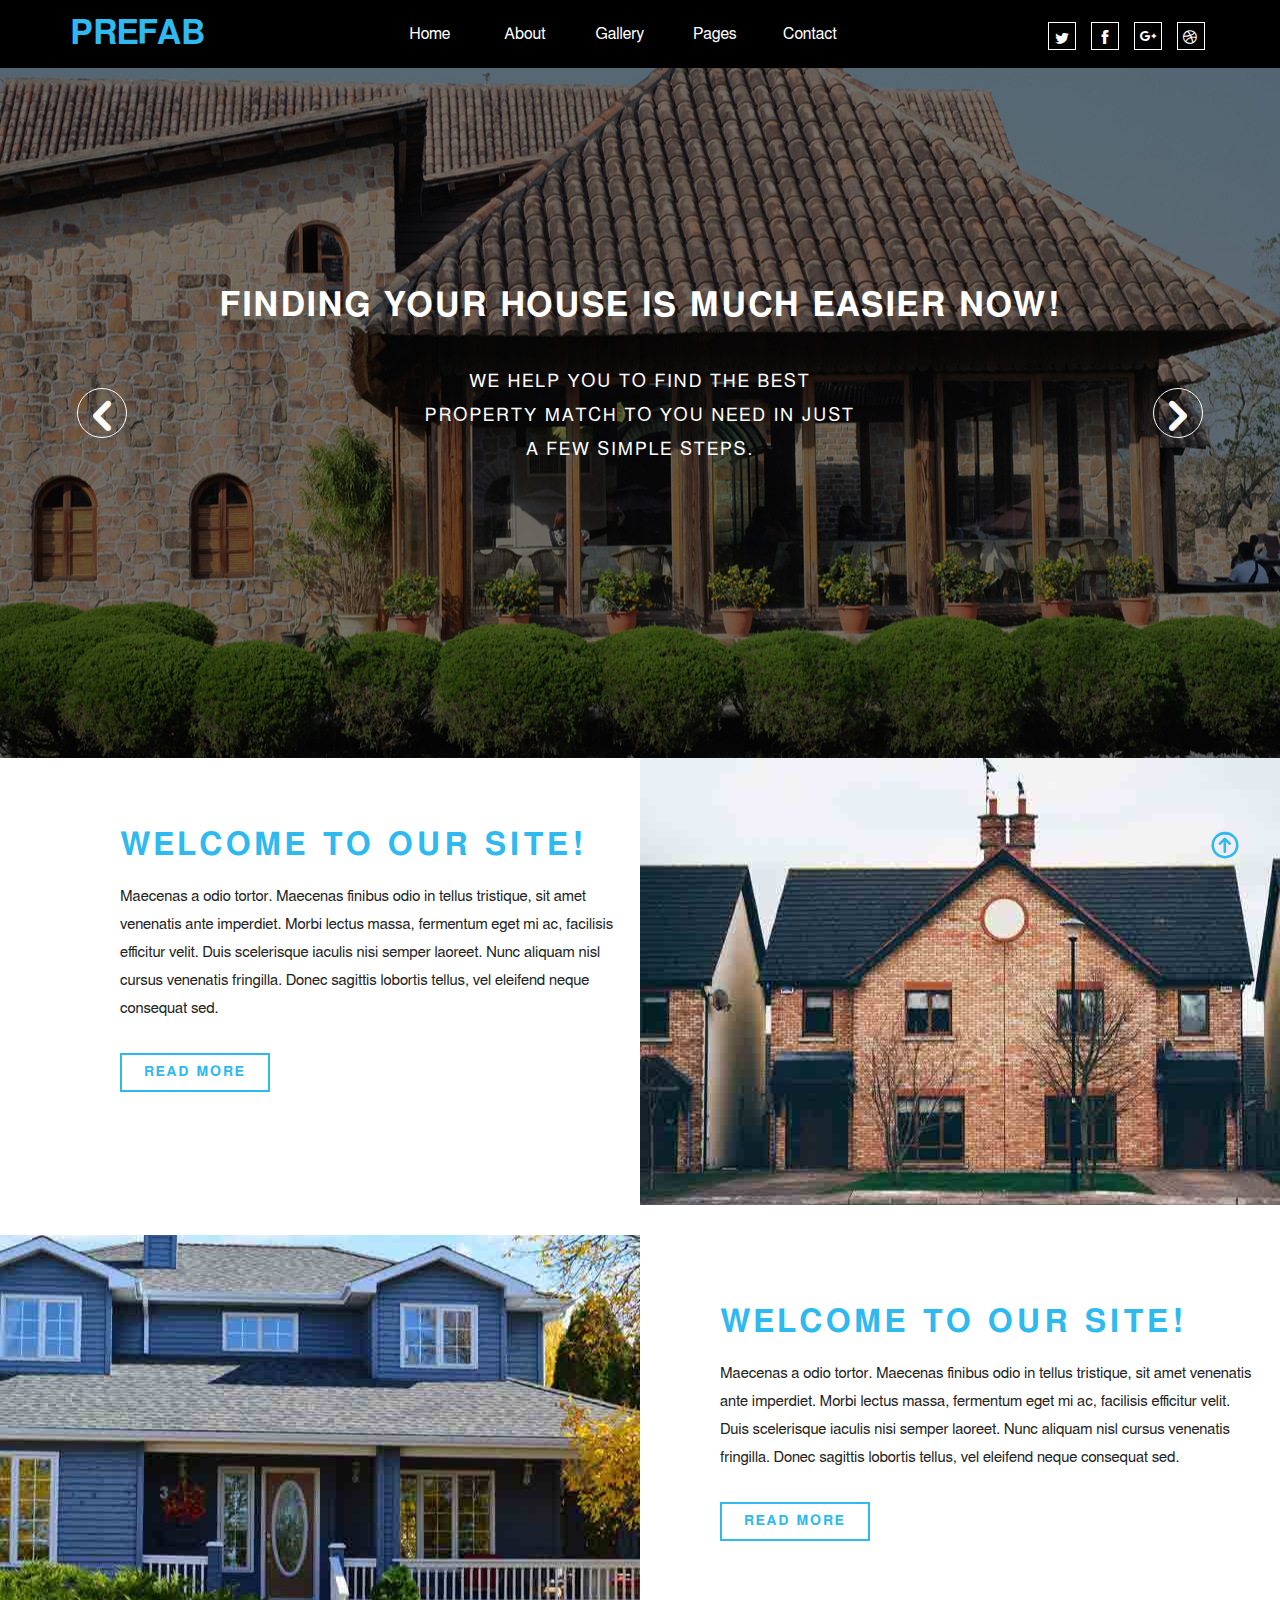
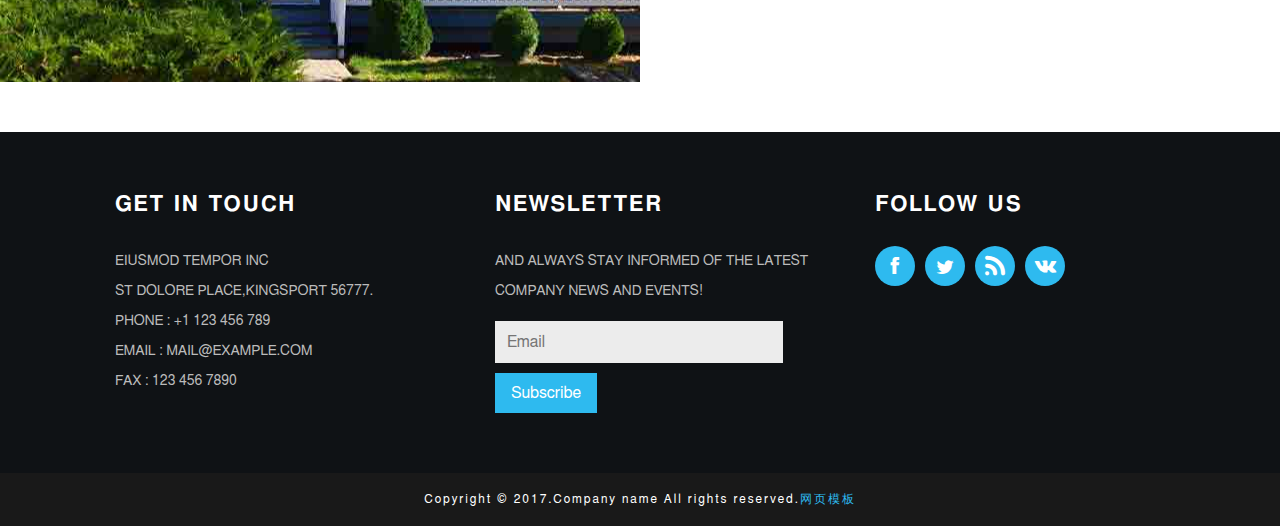
<file: index.html>
<!DOCTYPE html>
<html lang="en">
<head>
	<meta charset="UTF-8">
	<meta name="viewport" content="width=device-width,user-scalable=no,initial-scale=1.0,maximum-scale=1.0,minimum-scale=1.0">
	<meta http-equiv="X-UA-Compatible" content="ie=edge">
	<title>index</title>
    <link rel="stylesheet" href="css/index.css">
    <link rel="stylesheet" href="css/response.css">
    <link rel="stylesheet" href="iconfont/iconfont.css">
    <script src="js/animate.js"></script>
    <script src="js/rem.js"></script>
</head>
<body>
<!-- navigation -->
    <section>
    	<div class="top-nav">
    		<div class="container">
    			<div class="row">
    				<div class="navbar-header">
    					<h1><a href="index.html">Prefab</a></h1>
    				</div>
    				<div class="navbar-left">
    					<ul class="nav">
    						<li><a href="">Home</a></li>
    						<li><a href="">About</a></li>
    						<li><a href="">Gallery</a></li>
    						<li><a href="">Pages</a></li>
    						<li><a href="">Contact</a></li>
    					</ul>
    				</div>
    				<span class="dropdown-menu">Menu</span>
    				<div class="navbar-right">
    					<ul class="socials">
    						<li><a href="" class="social-button iconfont icon-dribble"></a></li>
                            <li><a href="" class="social-button iconfont icon-google-plus"></a></li>
                            <li><a href="" class="social-button iconfont icon-facebook"></a></li>
                            <li><a href="" class="social-button iconfont icon-twitter"></a></li>
    					</ul>
    				</div>
    			</div>
    		</div>
    	</div>
    </section>	
<!-- //navigation -->
<!-- bannner -->
    <section>
        <div class="banner">
            <div class="banner-text">
                <ul class="slides">
                    <li>
                        <h2>Finding Your House is Much Easier now!</h2>
                        <h5>We help you to find the best property match to you need in just a few simple steps.</h5>
                    </li>
                   <!--  <li>
                        <h3>The Best Way To Find Your Home</h3>
                        <h5>We help you to find the best property match to you need in just a few simple steps.</h5>
                    </li>
                    <li>
                        <h3>Finding Your House is Much Easier now!</h3>
                        <h5>We help you to find the best property match to you need in just a few simple steps.</h5>
                    </li> -->
                </ul>
            </div>
            <ul class="slide-button">
                <li class="left iconfont icon-fanye-xiangzuo"></li>
                <li class="right iconfont icon-fanye-xiangyou"></li>
            </ul>
        </div>
    </section>
<!-- //bannner -->
<!-- welocme -->
    <section>
        <div class="welcome-top">
            <div class="container-fluid">
                <div class="row">
                    <div class="col-md-6 col-sm-12 col-xs-12 welcome-top-left">
                       <div class="welcome-left-top">
                          <h3>WELCOME TO OUR SITE!</h3>
                          <p>Maecenas a odio tortor. Maecenas finibus odio in tellus tristique, sit amet venenatis ante imperdiet. Morbi lectus massa, fermentum eget mi ac, facilisis efficitur velit. Duis scelerisque iaculis nisi semper laoreet. Nunc aliquam nisl cursus venenatis fringilla. Donec sagittis lobortis tellus, vel eleifend neque consequat sed.</p>
                          <div class="readmore"><a href="">Read More</a></div>
                       </div>
                    </div>
                    <div class="col-md-6 col-sm-12 col-xs-12 welcome-top-right"></div>
                </div>
            </div>
        </div>
        <div class="welcome-bottom">
            <div class="container-fluid">
                <div class="row">
                    <div class="col-md-6 col-sm-12 col-xs-12 welcome-bottom-left"></div>
                    <div class="col-md-6 col-sm-12 col-xs-12 welcome-bottom-right">
                       <div class="welcome-right-top">
                          <h3>WELCOME TO OUR SITE!</h3>
                          <p>Maecenas a odio tortor. Maecenas finibus odio in tellus tristique, sit amet venenatis ante imperdiet. Morbi lectus massa, fermentum eget mi ac, facilisis efficitur velit. Duis scelerisque iaculis nisi semper laoreet. Nunc aliquam nisl cursus venenatis fringilla. Donec sagittis lobortis tellus, vel eleifend neque consequat sed.</p>
                          <div class="readmore"><a href="">Read More</a></div>
                       </div>
                    </div>
                </div>
            </div>
        </div>
    </section>
<!-- //welocme -->
<!-- footer -->
    <section>
        <div class="footer">
            <div class="container">
                <div class="footer-grids">
                    <div class="col-md-4 col-sm-12 col-xs-12 footer-grid">
                        <div class="footer-top">
                            <div class="footer-grid-heading">
                                <h4>Get In Touch</h4>
                            </div>
                            <div class="footer-grid-info">
                                <p>Eiusmod Tempor inc
                                   <span>St Dolore Place,Kingsport 56777.</span>
                                </p>
                                <p class="phone">Phone : +1 123 456 789
                                    <span>Email : <a href="mailto:example@email.com">mail@example.com</a>
                                    </span>
                                    <span>FAX : <a href="mailto:example@email.com">123 456 7890</a></span>
                                </p>
                            </div>
                        </div>
                    </div>
                    <div class="col-md-4 col-sm-12 col-xs-12 footer-grid">
                        <div class="footer-top">
                            <div class="footer-grid-heading">
                                <h4>Newsletter</h4>
                            </div>
                            <div class="footer-grid-info">
                                <p>AND ALWAYS STAY INFORMED OF THE LATEST COMPANY NEWS AND EVENTS!</p>
                            </div>
                            <div class="subscribe-form">
                                <form action="">
                                    <input type="text" placeholder="Email" name="email">
                                    <button class="btn1">Subscribe</button>
                                </form>
                            </div>
                        </div>
                    </div>
                    <div class="col-md-4 col-sm-12 col-xs-12 footer-grid">
                        <div class="footer-top">
                            <div class="footer-grid-heading">
                                <h4>Follow Us</h4>
                            </div>
                            <div class="social">
                                <ul>
                                    <li><a href="#"><i class="iconfont icon-facebook"></i></a></li>
                                    <li><a href="#"><i class="iconfont icon-twitter"></i></a></li>
                                    <li><a href="#"><i class="iconfont icon-rss"></i></a></li>
                                    <li><a href="#"><i class="iconfont icon-vk"></i></a></li>
                                </ul>
                            </div>
                        </div>
                    </div>
                </div>
            </div>
        </div>
    </section>
<!-- //footer -->
<!-- copyright -->
    <section>
        <div class="copyright">
           <div class="container">
               <p>Copyright &copy; 2017.Company name All rights reserved.<a target="_blank" href="http://sc.chinaz.com/moban/">&#x7F51;&#x9875;&#x6A21;&#x677F;</a></p>
           </div>
        </div>
    </section>
<!-- //copyright -->
    <section>
        <div class="top-button"><span class="iconfont icon-dingbu"></span></div>
    </section>
</body>
</html>
</file>
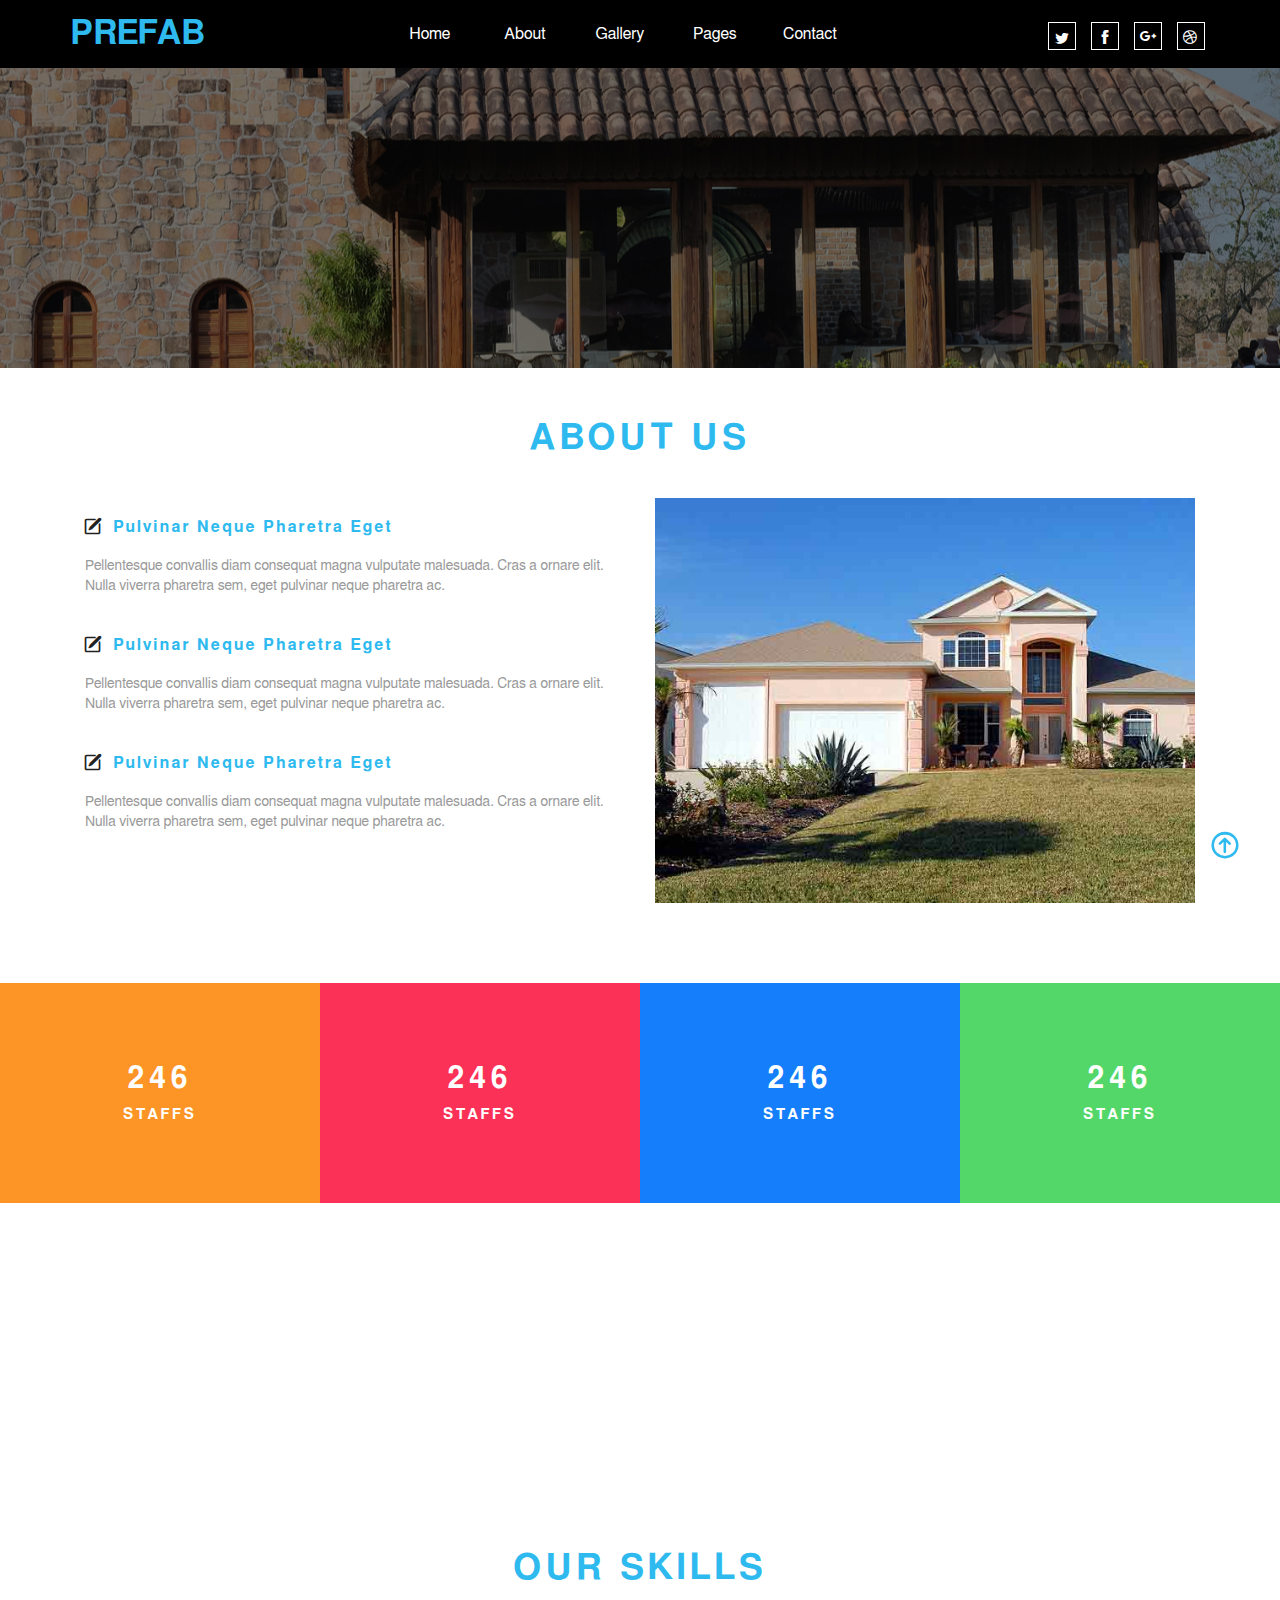
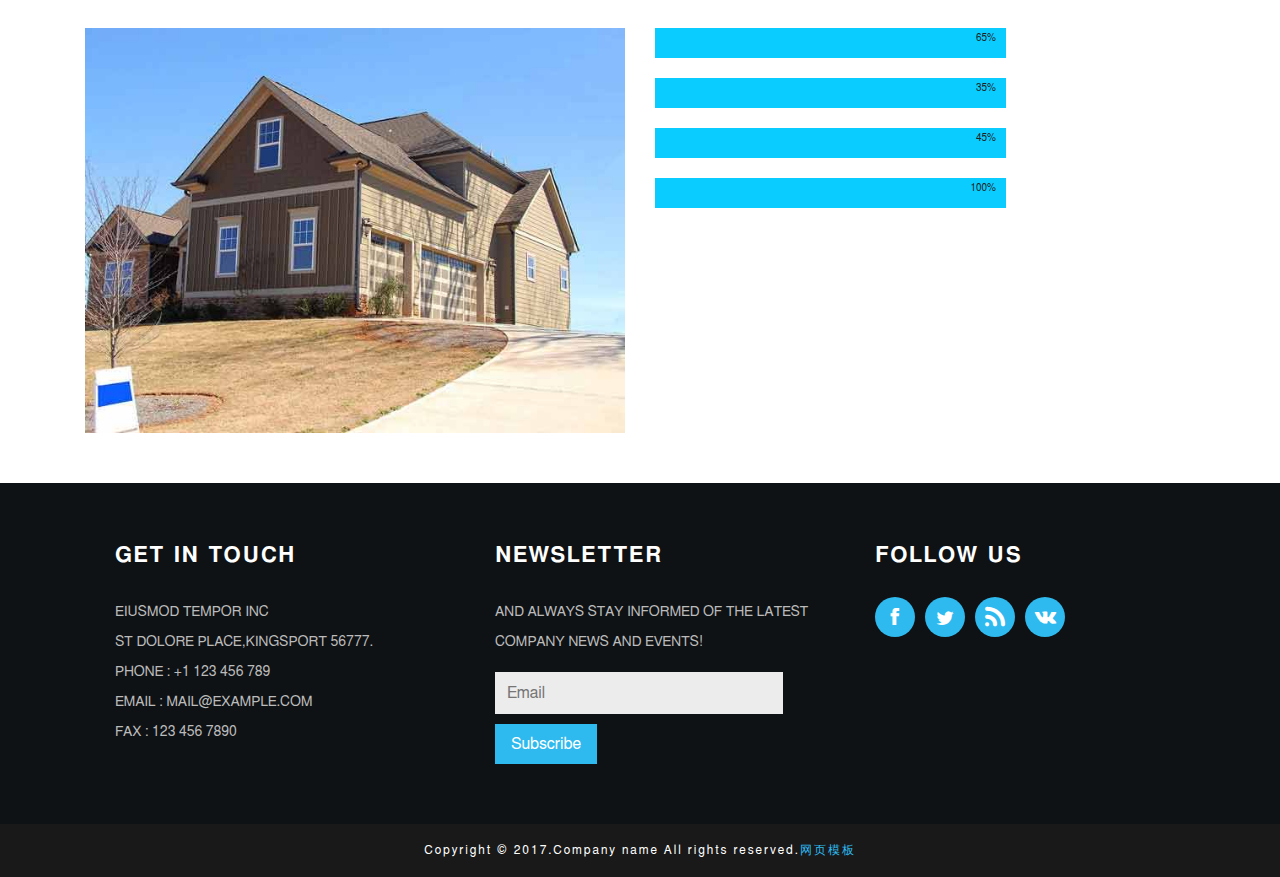
<file: about.html>
<!DOCTYPE html>
<html lang="en">
<head>
	<meta charset="UTF-8">
	<meta name="viewport" content="width=device-width,user-scalable=no,initial-scale=1.0,maximum-scale=1.0,minimum-scale=1.0">
	<meta http-equiv="X-UA-Compatible" content="ie=edge">
	<title>about</title>
	<link rel="stylesheet" href="css/about.css">
  <link rel="stylesheet" href="css/response.css">
  <link rel="stylesheet" href="iconfont/iconfont.css">
  <script src="js/animate.js"></script>
  <script src="js/rem.js"></script>
</head>
<body>
<!-- navigation -->
    <section>
    	<div class="top-nav">
    		<div class="container">
    			<div class="row">
    				<div class="navbar-header">
    					<h1><a href="index.html">Prefab</a></h1>
    				</div>
    				<div class="navbar-left">
    					<ul class="nav">
    						<li><a href="">Home</a></li>
    						<li><a href="">About</a></li>
    						<li><a href="">Gallery</a></li>
    						<li><a href="">Pages</a></li>
    						<li><a href="">Contact</a></li>
    					</ul>
    				</div>
    				<span class="dropdown-menu">Menu</span>
    				<div class="navbar-right">
    					<ul class="socials">
    						<li><a href="" class="social-button iconfont icon-dribble"></a></li>
                            <li><a href="" class="social-button iconfont icon-google-plus"></a></li>
                            <li><a href="" class="social-button iconfont icon-facebook"></a></li>
                            <li><a href="" class="social-button iconfont icon-twitter"></a></li>
    					</ul>
    				</div>
    			</div>
    		</div>
    	</div>
    </section>	
<!-- //navigation -->
<!-- banner -->
    <section>
    	<div class="banner"></div>
    </section>
<!-- //banner -->
<!-- about -->
  <!-- course -->
     <section>
  	    <div class="course">
  	    	<div class="container">
  	    		<div class="heading">
					<h2 class="head">About Us</h2>
				</div>
				<div class="course-grids">
					<div class="col-lg-6 col-md-6 course-left">
						<div class="course-left-grids">
							<div class="course-left-grid">
								<h3><i class="iconfont icon-pencil"></i>pulvinar neque pharetra eget</h3>
								<p>Pellentesque convallis diam consequat magna vulputate malesuada. 
								Cras a ornare elit. Nulla viverra pharetra sem, eget pulvinar neque pharetra ac.</p>
							</div>
							<div class="course-left-grid">
								<h3><i class="iconfont icon-pencil"></i>pulvinar neque pharetra eget</h3>
								<p>Pellentesque convallis diam consequat magna vulputate malesuada. 
								Cras a ornare elit. Nulla viverra pharetra sem, eget pulvinar neque pharetra ac.</p>
							</div>
							<div class="course-left-grid">
								<h3><i class="iconfont icon-pencil"></i>pulvinar neque pharetra eget</h3>
								<p>Pellentesque convallis diam consequat magna vulputate malesuada. 
								Cras a ornare elit. Nulla viverra pharetra sem, eget pulvinar neque pharetra ac.</p>
							</div>
						</div>
					</div>
					<div class="col-lg-6 col-md-6 col-sm-12 col-xs-12 course-right">
						<img src="img/g2.jpg" alt=" ">
					</div>
				</div>
  	    	</div>
  	    </div>
     </section>
  <!-- courses -->
  <!-- stats -->
      <section>
  	    <div class="stats">
  		<!-- <div class="container"> -->
  			<div class="col-lg-3 col-md-3 col-sm-3 col-xs-12 stats-left counter-grid">
  				<p class="counter">246</p>
			    <h3>Staffs</h3>
  			</div>
  			<div class="col-lg-3 col-md-3 col-sm-3 col-xs-12 stats-left counter-grid1">
  				<p class="counter">246</p>
			    <h3>Staffs</h3>
  			</div>
  			<div class="col-lg-3 col-md-3 col-sm-3 col-xs-12 stats-left counter-grid2">
  				<p class="counter">246</p>
			    <h3>Staffs</h3>
  			</div>
  			<div class="col-lg-3 col-md-3 col-sm-3 col-xs-12 stats-left counter-grid3">
  				<p class="counter">246</p>
			    <h3>Staffs</h3>
  			</div>
  		<!-- </div> -->
  	   </div>
      </section>
  <!-- //stats -->
  <!-- stats-bottom-banner -->
      <section>
      	<div class="stats-bottom-banner">
      		<div class="container">
      			<h3>the whole purpose of <span>education</span> is to turn mirrors into windows</h3>
			    <p>Nunc in dolor hendrerit, pellentesque mi ac, accumsan nunc. Vestibulum sapien lacus, 
				auctor sed ullamcorper id, aliquam molestie dui. Proin faucibus 
				ullamcorper erat id interdum.</p>
      		</div>
      	</div>
      </section>
  <!-- //stats-bottom-banner -->
  <!-- stats-bottom -->
      <section>
      	<div class="team">
      		<div class="container">
      			<div class="heading">
      				<h3 class="head">Our Skills</h3>
      			</div>
      			<div class="team-grids">
      				<div class="col-lg-6 col-md-6 team-gird-left">
      					<img src="img/g3.jpg" alt=" ">
      				</div>
      				<div class="col-lg-6 col-md-6 team-grid-right">
      					<div class="group">
      						<div class="bar-group thin" label="Building Design" value="230">
      							<div class="bar-group-pos">
      								<p>65%</p>
      							</div>
      						</div>
      						<div class="bar-group thin" label="Building Design" value="130">
      							<div class="bar-group-pos">
      								<p>35%</p>
      							</div>
      						</div>
      						<div class="bar-group thin" label="Building Design" value="160">
      							<div class="bar-group-pos">
      								<p>45%</p>
      							</div>
      						</div>
      						<div class="bar-group thin" label="Building Design" value="340">
      							<div class="bar-group-pos">
      								<p>100%</p>
      							</div>
      						</div>
      					</div>
      				</div>
      			</div>
      		</div>
      	</div>
      </section>
  <!-- //stats-bottom -->
<!-- //about -->
<!-- footer -->
    <section>
        <div class="footer">
            <div class="container">
                <div class="footer-grids">
                    <div class="col-md-4 col-sm-12 col-xs-12 footer-grid">
                        <div class="footer-top">
                            <div class="footer-grid-heading">
                                <h4>Get In Touch</h4>
                            </div>
                            <div class="footer-grid-info">
                                <p>Eiusmod Tempor inc
                                   <span>St Dolore Place,Kingsport 56777.</span>
                                </p>
                                <p class="phone">Phone : +1 123 456 789
                                    <span>Email : <a href="mailto:example@email.com">mail@example.com</a>
                                    </span>
                                    <span>FAX : <a href="mailto:example@email.com">123 456 7890</a></span>
                                </p>
                            </div>
                        </div>
                    </div>
                    <div class="col-md-4 col-sm-12 col-xs-12 footer-grid">
                        <div class="footer-top">
                            <div class="footer-grid-heading">
                                <h4>Newsletter</h4>
                            </div>
                            <div class="footer-grid-info">
                                <p>AND ALWAYS STAY INFORMED OF THE LATEST COMPANY NEWS AND EVENTS!</p>
                            </div>
                            <div class="subscribe-form">
                                <form action="">
                                    <input type="text" placeholder="Email" name="email">
                                    <button class="btn1">Subscribe</button>
                                </form>
                            </div>
                        </div>
                    </div>
                    <div class="col-md-4 col-sm-12 col-xs-12 footer-grid">
                        <div class="footer-top">
                            <div class="footer-grid-heading">
                                <h4>Follow Us</h4>
                            </div>
                            <div class="social">
                                <ul>
                                    <li><a href="#"><i class="iconfont icon-facebook"></i></a></li>
                                    <li><a href="#"><i class="iconfont icon-twitter"></i></a></li>
                                    <li><a href="#"><i class="iconfont icon-rss"></i></a></li>
                                    <li><a href="#"><i class="iconfont icon-vk"></i></a></li>
                                </ul>
                            </div>
                        </div>
                    </div>
                </div>
            </div>
        </div>
    </section>
<!-- //footer -->
<!-- copyright -->
    <section>
        <div class="copyright">
           <div class="container">
               <p>Copyright &copy; 2017.Company name All rights reserved.<a target="_blank" href="http://sc.chinaz.com/moban/">&#x7F51;&#x9875;&#x6A21;&#x677F;</a></p>
           </div>
        </div>
    </section>
<!-- //copyright -->
    <section>
        <div class="top-button"><span class="iconfont icon-dingbu"></span></div>
    </section>
</body>
</html>
</file>
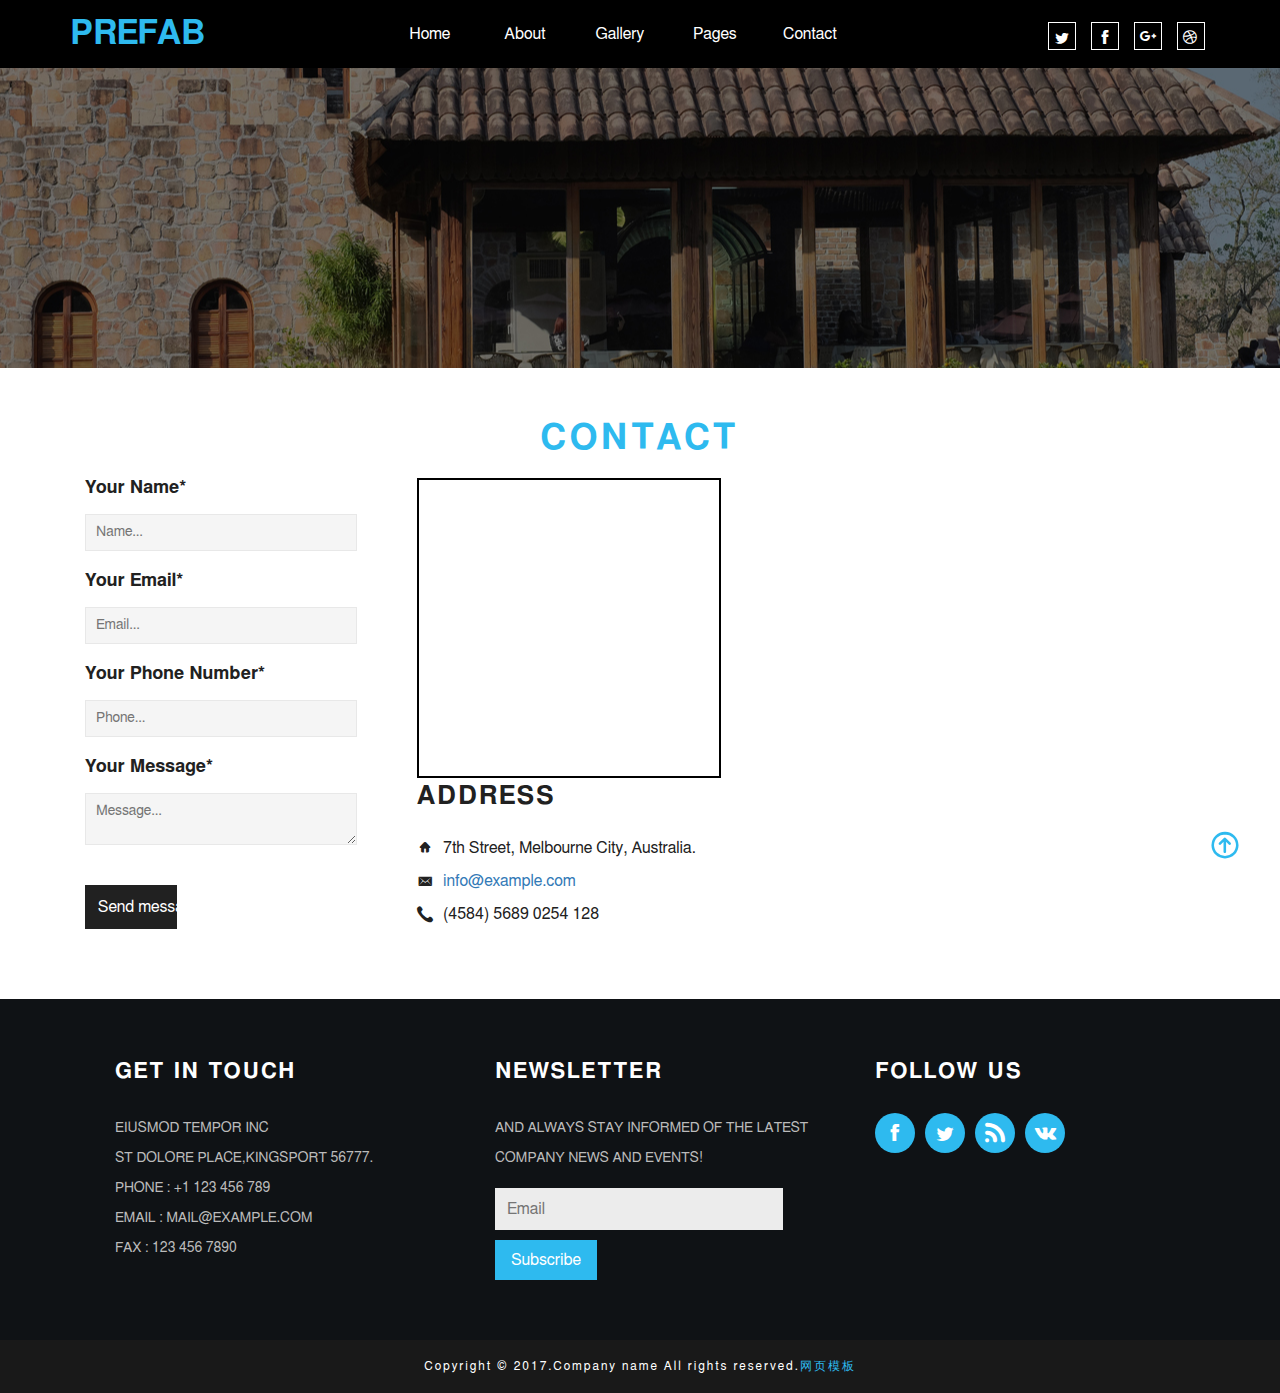
<file: contact.html>
<!DOCTYPE html>
<html lang="en">
<head>
	<meta charset="UTF-8">
	<meta name="viewport" content="width=device-width,user-scalable=no,initial-scale=1.0,maximum-scale=1.0,minimum-scale=1.0">
	<meta http-equiv="X-UA-Compatible" content="ie=edge">
	<title>about</title>
	<link rel="stylesheet" href="css/contact.css">
    <link rel="stylesheet" href="css/response.css">
    <link rel="stylesheet" href="iconfont/iconfont.css">
    <script src="js/animate.js"></script>
    <script src="js/rem.js"></script>
</head>
<body>
<!-- navigation -->
    <section>
    	<div class="top-nav">
    		<div class="container">
    			<div class="row">
    				<div class="navbar-header">
    					<h1><a href="index.html">Prefab</a></h1>
    				</div>
    				<div class="navbar-left">
    					<ul class="nav">
    						<li><a href="">Home</a></li>
    						<li><a href="">About</a></li>
    						<li><a href="">Gallery</a></li>
    						<li><a href="">Pages</a></li>
    						<li><a href="">Contact</a></li>
    					</ul>
    				</div>
    				<span class="dropdown-menu">Menu</span>
    				<div class="navbar-right">
    					<ul class="socials">
    						<li><a href="" class="social-button iconfont icon-dribble"></a></li>
                            <li><a href="" class="social-button iconfont icon-google-plus"></a></li>
                            <li><a href="" class="social-button iconfont icon-facebook"></a></li>
                            <li><a href="" class="social-button iconfont icon-twitter"></a></li>
    					</ul>
    				</div>
    			</div>
    		</div>
    	</div>
    </section>	
<!-- //navigation -->
<!-- banner -->
    <section>
    	<div class="banner"></div>
    </section>
<!-- //banner -->
<!-- mail -->
    <section>
    	<div class="mail">
    		<div class="container">
    			<div class="heading">
    				<h2 class="head">Contact</h2>
    			</div>
    			<div class="mail-grids">
    				<div class="col-md-7 col-sm-12 col-xs-12  mail-grid-left">
    					<form action="#" method="post">
							<h4>Your Name*</h4>
							<input type="text" name="Name" placeholder="Name..." required="">
							<h4>Your Email*</h4>
							<input type="email" name="Email" placeholder="Email..." required="">
							<h4>Your Phone Number*</h4>
							<input type="text" name="Phone" placeholder="Phone..." required="">
							<h4>Your Message*</h4>
							<textarea placeholder="Message..." name="Message"></textarea>
							<input type="submit" id="submit" value="Send message">
						</form>
    				</div>
    				<div class="col-md-5 col-sm-12 col-xs-12 mail-grid-right">
    					<div class="map">
    						<iframe src="" frameborder="0"></iframe>
    					</div>
    					<div class="address">
    						<h3>Address</h3>
    						<ul>
    							<li><span class="iconfont icon-home"></span>7th Street, Melbourne City, Australia.</li>
    							<li><span class="iconfont icon-xinfeng"><a href="mailto:info@example.com">info@example.com</a></span></li>
    							<li><span class="iconfont icon-iconfontcolor39"></span>(4584) 5689 0254 128</li>
    						</ul>
    					</div>
    				</div>
    			</div>
    		</div>
    	</div>
    </section>
<!-- //mail -->
<!-- footer -->
    <section>
        <div class="footer">
            <div class="container">
                <div class="footer-grids">
                    <div class="col-md-4 col-sm-12 col-xs-12 footer-grid">
                        <div class="footer-top">
                            <div class="footer-grid-heading">
                                <h4>Get In Touch</h4>
                            </div>
                            <div class="footer-grid-info">
                                <p>Eiusmod Tempor inc
                                   <span>St Dolore Place,Kingsport 56777.</span>
                                </p>
                                <p class="phone">Phone : +1 123 456 789
                                    <span>Email : <a href="mailto:example@email.com">mail@example.com</a>
                                    </span>
                                    <span>FAX : <a href="mailto:example@email.com">123 456 7890</a></span>
                                </p>
                            </div>
                        </div>
                    </div>
                    <div class="col-md-4 col-sm-12 col-xs-12 footer-grid">
                        <div class="footer-top">
                            <div class="footer-grid-heading">
                                <h4>Newsletter</h4>
                            </div>
                            <div class="footer-grid-info">
                                <p>AND ALWAYS STAY INFORMED OF THE LATEST COMPANY NEWS AND EVENTS!</p>
                            </div>
                            <div class="subscribe-form">
                                <form action="">
                                    <input type="text" placeholder="Email" name="email">
                                    <button class="btn1">Subscribe</button>
                                </form>
                            </div>
                        </div>
                    </div>
                    <div class="col-md-4 col-sm-12 col-xs-12 footer-grid">
                        <div class="footer-top">
                            <div class="footer-grid-heading">
                                <h4>Follow Us</h4>
                            </div>
                            <div class="social">
                                <ul>
                                    <li><a href="#"><i class="iconfont icon-facebook"></i></a></li>
                                    <li><a href="#"><i class="iconfont icon-twitter"></i></a></li>
                                    <li><a href="#"><i class="iconfont icon-rss"></i></a></li>
                                    <li><a href="#"><i class="iconfont icon-vk"></i></a></li>
                                </ul>
                            </div>
                        </div>
                    </div>
                </div>
            </div>
        </div>
    </section>
<!-- //footer -->
<!-- copyright -->
    <section>
        <div class="copyright">
           <div class="container">
               <p>Copyright &copy; 2017.Company name All rights reserved.<a target="_blank" href="http://sc.chinaz.com/moban/">&#x7F51;&#x9875;&#x6A21;&#x677F;</a></p>
           </div>
        </div>
    </section>
<!-- //copyright -->
    <section>
        <div class="top-button"><span class="iconfont icon-dingbu"></span></div>
    </section>
</body>
</html>
</file>
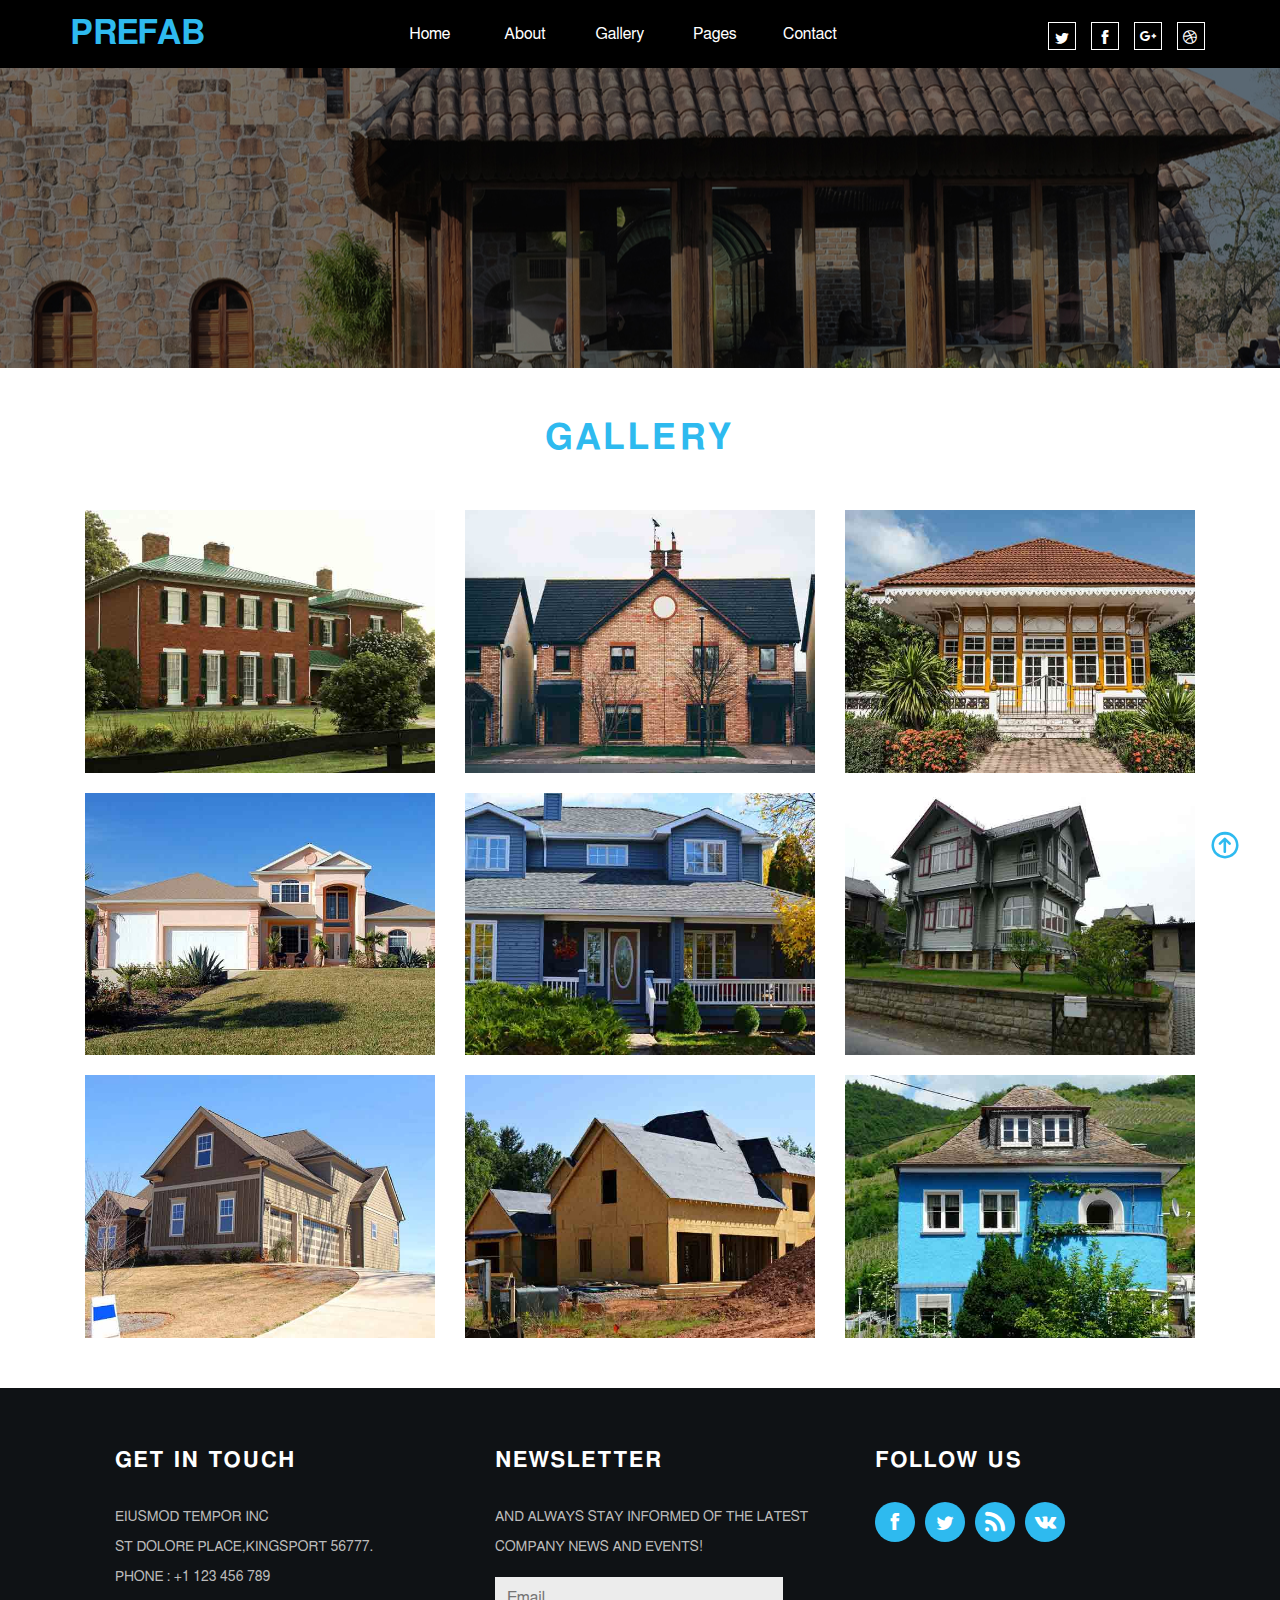
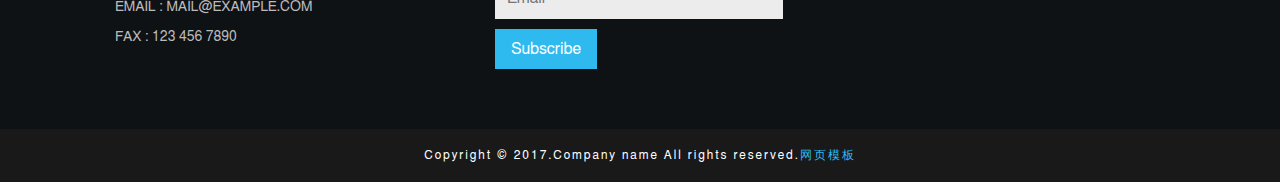
<file: gallery.html>
<!DOCTYPE html>
<html lang="en">
<head>
	<meta charset="UTF-8">
	<meta name="viewport" content="width=device-width,user-scalable=no,initial-scale=1.0,maximum-scale=1.0,minimum-scale=1.0">
	<meta http-equiv="X-UA-Compatible" content="ie=edge">
	<title>gallery</title>
	<link rel="stylesheet" href="css/gallery.css">
    <link rel="stylesheet" href="css/response.css">
    <link rel="stylesheet" href="iconfont/iconfont.css">
    <script src="js/animate.js"></script>
    <script src="js/rem.js"></script>
</head>
<body>
<!-- navigation -->
    <section>
    	<div class="top-nav">
    		<div class="container">
    			<div class="row">
    				<div class="navbar-header">
    					<h1><a href="index.html">Prefab</a></h1>
    				</div>
    				<div class="navbar-left">
    					<ul class="nav">
    						<li><a href="">Home</a></li>
    						<li><a href="">About</a></li>
    						<li><a href="">Gallery</a></li>
    						<li><a href="">Pages</a></li>
    						<li><a href="">Contact</a></li>
    					</ul>
    				</div>
    				<span class="dropdown-menu">Menu</span>
    				<div class="navbar-right">
    					<ul class="socials">
    						<li><a href="" class="social-button iconfont icon-dribble"></a></li>
                            <li><a href="" class="social-button iconfont icon-google-plus"></a></li>
                            <li><a href="" class="social-button iconfont icon-facebook"></a></li>
                            <li><a href="" class="social-button iconfont icon-twitter"></a></li>
    					</ul>
    				</div>
    			</div>
    		</div>
    	</div>
    </section>	
<!-- //navigation -->
<!-- banner -->
    <section>
    	<div class="banner"></div>
    </section>
<!-- //banner -->
<!-- portfolio -->
    <section>
    	<div class="gallery">
    		<div class="container">
    			<div class="heading">
    				<h2 class="head">Gallery</h2>
    			</div>
    			<div class="gallery-grids">
    				<div class="col-lg-4 col-md-4 col-sm-12 col-xs-12 gallery-grid">
    					<div class="gallery-grid1">
                            <div class="team-grid">
                                <div class="port-head">
                                    <h3>Prefab</h3>
                                </div>
                                <img src="img/g10.jpg" alt=""> 
                                <div class="zhezhao"></div> 
                            </div>
    					</div>
                        <div class="gallery-grid1">
                            <div class="team-grid">
                                <div class="port-head">
                                    <h3>Prefab</h3>
                                </div>
                                <img src="img/g2.jpg" alt=""> 
                                <div class="zhezhao"></div> 
                            </div>
                        </div>
                        <div class="gallery-grid1">
                            <div class="team-grid">
                                <div class="port-head">
                                    <h3>Prefab</h3>
                                </div>
                                <img src="img/g3.jpg" alt=""> 
                                <div class="zhezhao"></div> 
                            </div>
                        </div>
    				</div>
                    <div class="col-lg-4 col-md-4 col-sm-12 col-xs-12 gallery-grid">
                        <div class="gallery-grid1">
                            <div class="team-grid">
                                <div class="port-head">
                                    <h3>Prefab</h3>
                                </div>
                                <img src="img/g4.jpg" alt=""> 
                                <div class="zhezhao"></div> 
                            </div>
                        </div>
                        <div class="gallery-grid1">
                            <div class="team-grid">
                                <div class="port-head">
                                    <h3>Prefab</h3>
                                </div>
                                <img src="img/g5.jpg" alt=""> 
                                <div class="zhezhao"></div> 
                            </div>
                        </div>
                        <div class="gallery-grid1">
                            <div class="team-grid">
                                <div class="port-head">
                                    <h3>Prefab</h3>
                                </div>
                                <img src="img/g6.jpg" alt=""> 
                                <div class="zhezhao"></div> 
                            </div>
                        </div>
                    </div>
                    <div class="col-lg-4 col-md-4 col-sm-12 col-xs-12 gallery-grid">
                        <div class="gallery-grid1">
                            <div class="team-grid">
                                <div class="port-head">
                                    <h3>Prefab</h3>
                                </div>
                                <img src="img/g7.jpg" alt=""> 
                                <div class="zhezhao"></div> 
                            </div>
                        </div>
                        <div class="gallery-grid1">
                            <div class="team-grid">
                                <div class="port-head">
                                    <h3>Prefab</h3>
                                </div>
                                <img src="img/g8.jpg" alt=""> 
                                <div class="zhezhao"></div> 
                            </div>
                        </div>
                        <div class="gallery-grid1">
                            <div class="team-grid">
                                <div class="port-head">
                                    <h3>Prefab</h3>
                                </div>
                                <img src="img/g9.jpg" alt=""> 
                                <div class="zhezhao"></div> 
                            </div>
                        </div>
                    </div>
    			</div>
    		</div>
    	</div>
    </section>
<!-- //portfolio -->
<!-- footer -->
    <section>
        <div class="footer">
            <div class="container">
                <div class="footer-grids">
                    <div class="col-md-4 col-sm-12 col-xs-12 footer-grid">
                        <div class="footer-top">
                            <div class="footer-grid-heading">
                                <h4>Get In Touch</h4>
                            </div>
                            <div class="footer-grid-info">
                                <p>Eiusmod Tempor inc
                                   <span>St Dolore Place,Kingsport 56777.</span>
                                </p>
                                <p class="phone">Phone : +1 123 456 789
                                    <span>Email : <a href="mailto:example@email.com">mail@example.com</a>
                                    </span>
                                    <span>FAX : <a href="mailto:example@email.com">123 456 7890</a></span>
                                </p>
                            </div>
                        </div>
                    </div>
                    <div class="col-md-4 col-sm-12 col-xs-12 footer-grid">
                        <div class="footer-top">
                            <div class="footer-grid-heading">
                                <h4>Newsletter</h4>
                            </div>
                            <div class="footer-grid-info">
                                <p>AND ALWAYS STAY INFORMED OF THE LATEST COMPANY NEWS AND EVENTS!</p>
                            </div>
                            <div class="subscribe-form">
                                <form action="">
                                    <input type="text" placeholder="Email" name="email">
                                    <button class="btn1">Subscribe</button>
                                </form>
                            </div>
                        </div>
                    </div>
                    <div class="col-md-4 col-sm-12 col-xs-12 footer-grid">
                        <div class="footer-top">
                            <div class="footer-grid-heading">
                                <h4>Follow Us</h4>
                            </div>
                            <div class="social">
                                <ul>
                                    <li><a href="#"><i class="iconfont icon-facebook"></i></a></li>
                                    <li><a href="#"><i class="iconfont icon-twitter"></i></a></li>
                                    <li><a href="#"><i class="iconfont icon-rss"></i></a></li>
                                    <li><a href="#"><i class="iconfont icon-vk"></i></a></li>
                                </ul>
                            </div>
                        </div>
                    </div>
                </div>
            </div>
        </div>
    </section>
<!-- //footer -->
<!-- copyright -->
    <section>
        <div class="copyright">
           <div class="container">
               <p>Copyright &copy; 2017.Company name All rights reserved.<a target="_blank" href="http://sc.chinaz.com/moban/">&#x7F51;&#x9875;&#x6A21;&#x677F;</a></p>
           </div>
        </div>
    </section>
<!-- //copyright -->
    <section>
        <div class="top-button"><span class="iconfont icon-dingbu"></span></div>
    </section>
</body>
</html>
</file>
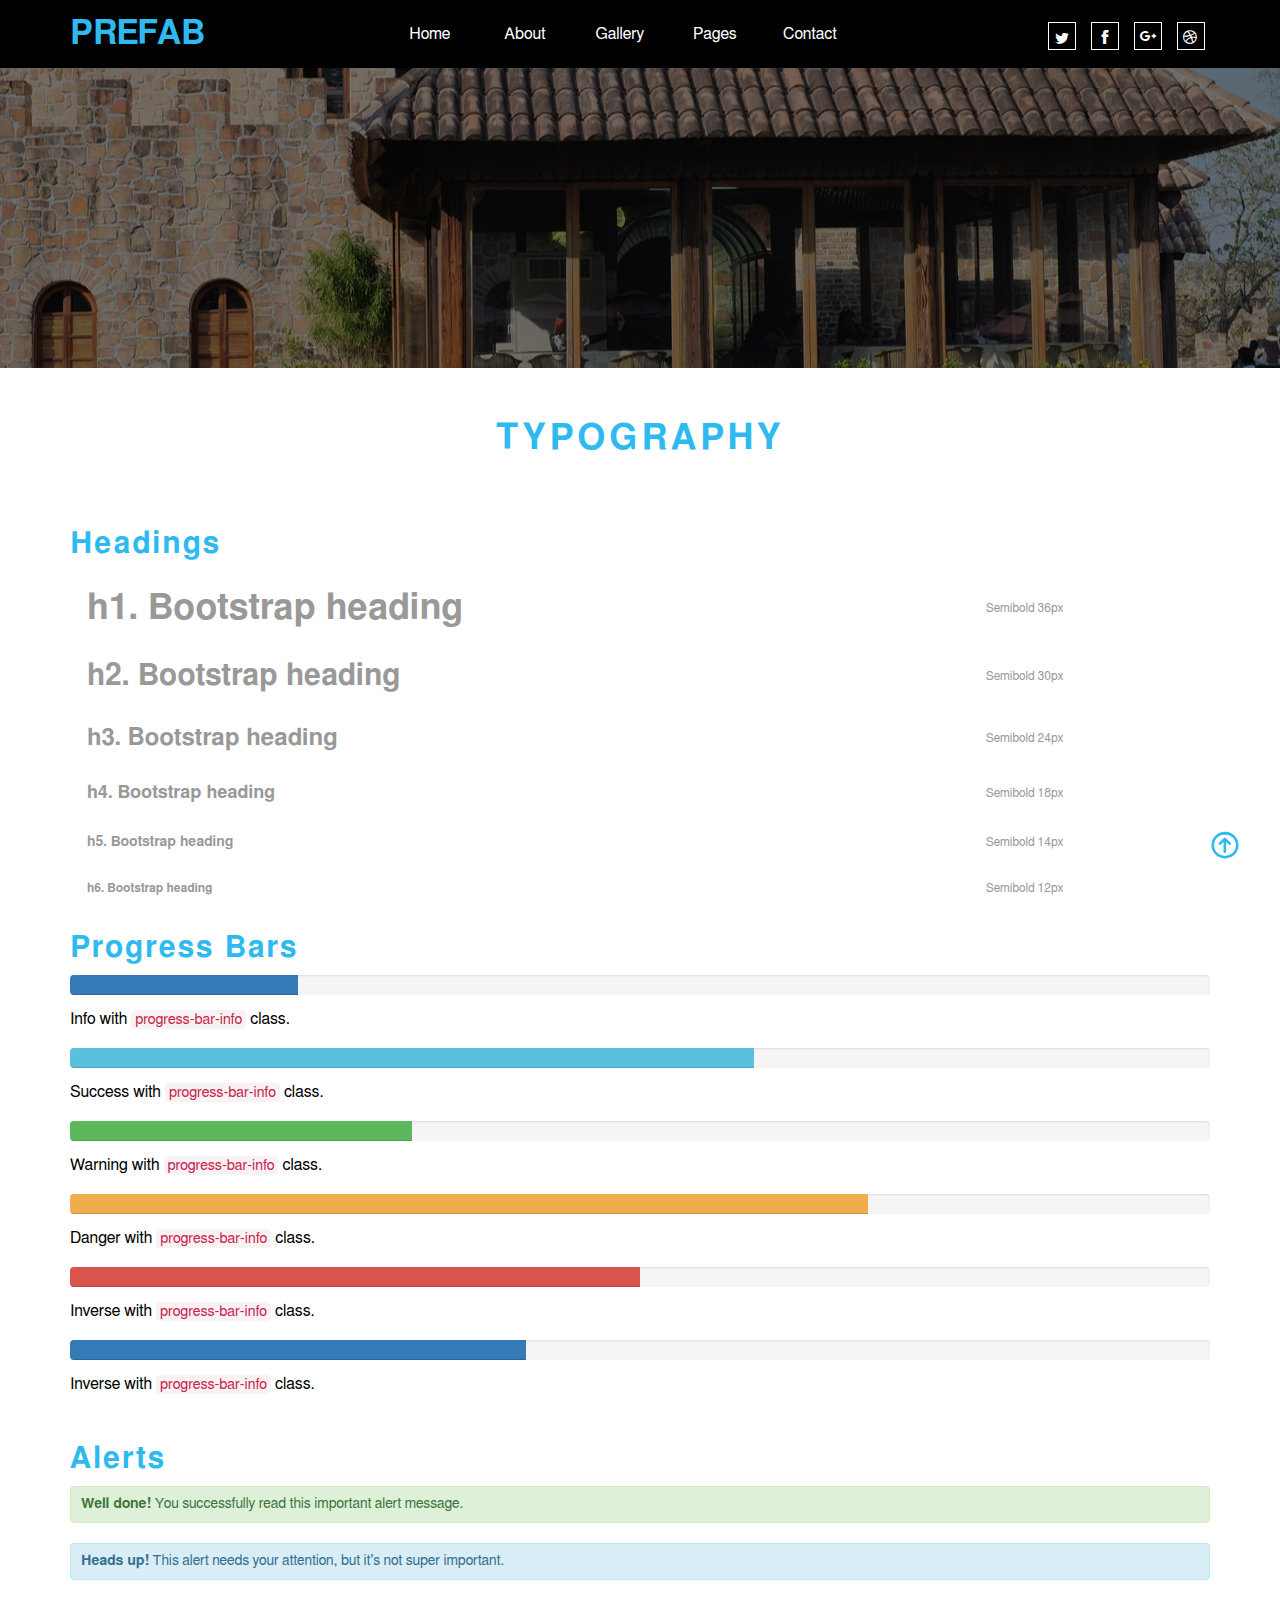
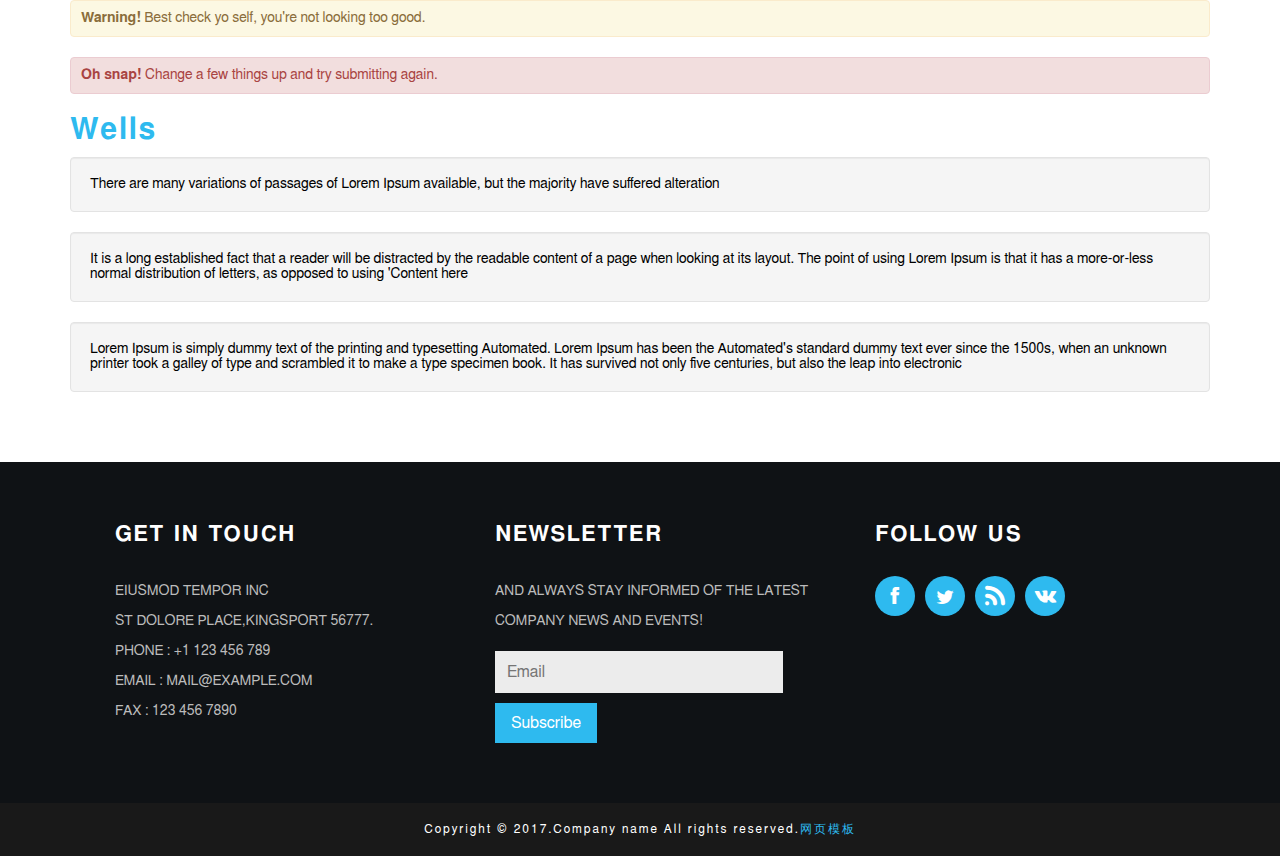
<file: typo.html>
<!DOCTYPE html>
<html lang="en">
<head>
	<meta charset="UTF-8">
	<meta name="viewport" content="width=device-width,user-scalable=no,initial-scale=1.0,maximum-scale=1.0,minimum-scale=1.0">
	<meta http-equiv="X-UA-Compatible" content="ie=edge">
	<title>typo</title>
	<link rel="stylesheet" href="css/typo.css">
    <link rel="stylesheet" href="css/response.css">
    <link rel="stylesheet" href="iconfont/iconfont.css">
    <script src="js/animate.js"></script>
    <script src="js/rem.js"></script>
</head>
<body>
<!-- navigation -->
    <section>
    	<div class="top-nav">
    		<div class="container">
    			<div class="row">
    				<div class="navbar-header">
    					<h1><a href="index.html">Prefab</a></h1>
    				</div>
    				<div class="navbar-left">
    					<ul class="nav">
    						<li><a href="">Home</a></li>
    						<li><a href="">About</a></li>
    						<li><a href="">Gallery</a></li>
    						<li><a href="">Pages</a></li>
    						<li><a href="">Contact</a></li>
    					</ul>
    				</div>
    				<span class="dropdown-menu">Menu</span>
    				<div class="navbar-right">
    					<ul class="socials">
    						<li><a href="" class="social-button iconfont icon-dribble"></a></li>
                            <li><a href="" class="social-button iconfont icon-google-plus"></a></li>
                            <li><a href="" class="social-button iconfont icon-facebook"></a></li>
                            <li><a href="" class="social-button iconfont icon-twitter"></a></li>
    					</ul>
    				</div>
    			</div>
    		</div>
    	</div>
    </section>	
<!-- //navigation -->
<!-- banner -->
    <section>
    	<div class="banner"></div>
    </section>
<!-- //banner -->
<!-- typograhy -->
    <section>
    	<div class="typo">
    		<div class="container">
    			<div class="heading">
    				<h2 class="head">Typography</h2>
    			</div>
                <div class="headings">
                    <h3 class="hdg">Headings</h3>
                    <div class="example">
                        <table class="table">
                            <tbody>
                                <tr>
                                    <td><h1>h1. Bootstrap heading</h1></td>
                                    <td class="typr-info">Semibold 36px</td>
                                </tr>
                                 <tr>
                                    <td><h2>h2. Bootstrap heading</h2></td>
                                    <td class="typr-info">Semibold 30px</td>
                                </tr>
                                 <tr>
                                    <td><h3>h3. Bootstrap heading</h3></td>
                                    <td class="typr-info">Semibold 24px</td>
                                </tr>
                                 <tr>
                                    <td><h4>h4. Bootstrap heading</h4></td>
                                    <td class="typr-info">Semibold 18px</td>
                                </tr>
                                 <tr>
                                    <td><h5>h5. Bootstrap heading</h5></td>
                                    <td class="typr-info">Semibold 14px</td>
                                </tr>
                                 <tr>
                                    <td><h6>h6. Bootstrap heading</h6></td>
                                    <td class="typr-info">Semibold 12px</td>
                                </tr>
                            </tbody>
                        </table>
                    </div>
                </div>
                <div class="progress">
                    <h3>Progress Bars</h3>
                    <div class="tab-content">
                        <div class="tab-pane">
                            <div class="progress1">
                                <div class="progress-bar progress-bar-primary" style="width: 20%"></div>
                            </div>
                            <p>Info with <code>progress-bar-info</code> class.</p>
                            <div class="progress1">
                                <div class="progress-bar progress-bar-primary" style="width: 60%;background: #5bc0de;"></div>
                            </div>
                            <p>Success with <code>progress-bar-info</code> class.</p>
                            <div class="progress1">
                                <div class="progress-bar progress-bar-primary" style="width: 30%;background: #5cb85c;"></div>
                            </div>
                            <p>Warning with <code>progress-bar-info</code> class.</p>
                            <div class="progress1">
                                <div class="progress-bar progress-bar-primary" style="width: 70%;background: #f0ad4e;"></div>
                            </div>
                            <p>Danger with <code>progress-bar-info</code> class.</p>
                            <div class="progress1">
                                <div class="progress-bar progress-bar-primary" style="width: 50%;background: #d9534f;"></div>
                            </div>
                            <p>Inverse with <code>progress-bar-info</code> class.</p>
                            <div class="progress1">
                                <div class="progress-bar progress-bar-primary" style="width: 40%;background: #337ab7;;"></div>
                            </div>
                            <p>Inverse with <code>progress-bar-info</code> class.</p>
                        </div>
                    </div>
                </div>
                <div class="alerts">
                    <h3>Alerts</h3>
                    <div class="alert alert-success">
                        <strong>Well done!</strong> You successfully read this important alert message.
                    </div>
                    <div class="alert alert-info">
                        <strong>Heads up!</strong> This alert needs your attention, but it's not super important.
                    </div>
                    <div class="alert alert-warning">
                       <strong>Warning!</strong> Best check yo self, you're not looking too good.
                    </div>
                    <div class="alert alert-danger">
                       <strong>Oh snap!</strong> Change a few things up and try submitting again.
                    </div>
                </div>
                <div class="wells">
                    <h3>Wells</h3>
                    <div class="well">
                        There are many variations of passages of Lorem Ipsum available, but the majority have suffered alteration
                    </div>
                    <div class="well">
                        It is a long established fact that a reader will be distracted by the readable content of a page when looking at its layout. The point of using Lorem Ipsum is that it has a more-or-less normal distribution of letters, as opposed to using 'Content here
                    </div>
                    <div class="well">
                        Lorem Ipsum is simply dummy text of the printing and typesetting Automated. Lorem Ipsum has been the Automated's standard dummy text ever since the 1500s, when an unknown printer took a galley of type and scrambled it to make a type specimen book. It has survived not only five centuries, but also the leap into electronic
                    </div>
                </div>
    		</div>
    	</div>
    </section>
<!-- //typograhy -->
<!-- footer -->
    <section>
        <div class="footer">
            <div class="container">
                <div class="footer-grids">
                    <div class="col-md-4 col-sm-12 col-xs-12 footer-grid">
                        <div class="footer-top">
                            <div class="footer-grid-heading">
                                <h4>Get In Touch</h4>
                            </div>
                            <div class="footer-grid-info">
                                <p>Eiusmod Tempor inc
                                   <span>St Dolore Place,Kingsport 56777.</span>
                                </p>
                                <p class="phone">Phone : +1 123 456 789
                                    <span>Email : <a href="mailto:example@email.com">mail@example.com</a>
                                    </span>
                                    <span>FAX : <a href="mailto:example@email.com">123 456 7890</a></span>
                                </p>
                            </div>
                        </div>
                    </div>
                    <div class="col-md-4 col-sm-12 col-xs-12 footer-grid">
                        <div class="footer-top">
                            <div class="footer-grid-heading">
                                <h4>Newsletter</h4>
                            </div>
                            <div class="footer-grid-info">
                                <p>AND ALWAYS STAY INFORMED OF THE LATEST COMPANY NEWS AND EVENTS!</p>
                            </div>
                            <div class="subscribe-form">
                                <form action="">
                                    <input type="text" placeholder="Email" name="email">
                                    <button class="btn1">Subscribe</button>
                                </form>
                            </div>
                        </div>
                    </div>
                    <div class="col-md-4 col-sm-12 col-xs-12 footer-grid">
                        <div class="footer-top">
                            <div class="footer-grid-heading">
                                <h4>Follow Us</h4>
                            </div>
                            <div class="social">
                                <ul>
                                    <li><a href="#"><i class="iconfont icon-facebook"></i></a></li>
                                    <li><a href="#"><i class="iconfont icon-twitter"></i></a></li>
                                    <li><a href="#"><i class="iconfont icon-rss"></i></a></li>
                                    <li><a href="#"><i class="iconfont icon-vk"></i></a></li>
                                </ul>
                            </div>
                        </div>
                    </div>
                </div>
            </div>
        </div>
    </section>
<!-- //footer -->
<!-- copyright -->
    <section>
        <div class="copyright">
           <div class="container">
               <p>Copyright &copy; 2017.Company name All rights reserved.<a target="_blank" href="http://sc.chinaz.com/moban/">&#x7F51;&#x9875;&#x6A21;&#x677F;</a></p>
           </div>
        </div>
    </section>
<!-- //copyright -->
    <section>
        <div class="top-button"><span class="iconfont icon-dingbu"></span></div>
    </section>
</body>
</html>
</file>
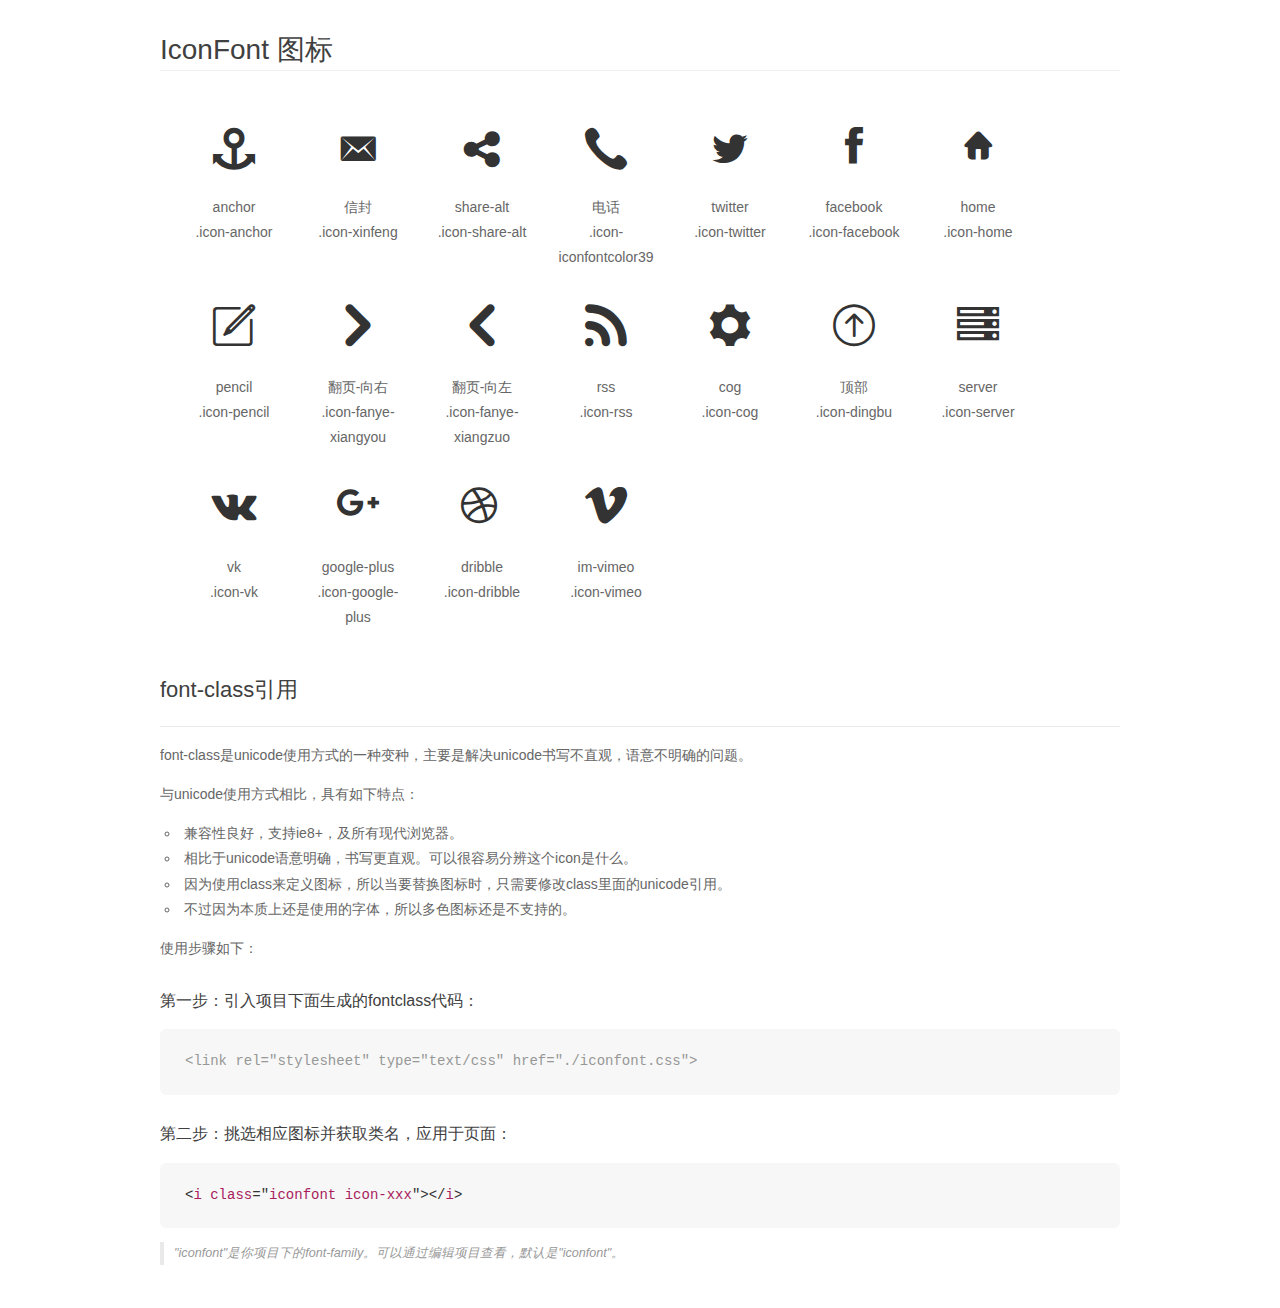
<file: iconfont/demo_fontclass.html>
<!DOCTYPE html>
<html>
<head>
    <meta charset="utf-8"/>
    <title>IconFont</title>
    <link rel="stylesheet" href="demo.css">
    <link rel="stylesheet" href="iconfont.css">
</head>
<body>
    <div class="main markdown">
        <h1>IconFont 图标</h1>
        <ul class="icon_lists clear">
            
                <li>
                <i class="icon iconfont icon-anchor"></i>
                    <div class="name">anchor</div>
                    <div class="fontclass">.icon-anchor</div>
                </li>
            
                <li>
                <i class="icon iconfont icon-xinfeng"></i>
                    <div class="name">信封</div>
                    <div class="fontclass">.icon-xinfeng</div>
                </li>
            
                <li>
                <i class="icon iconfont icon-share-alt"></i>
                    <div class="name">share-alt</div>
                    <div class="fontclass">.icon-share-alt</div>
                </li>
            
                <li>
                <i class="icon iconfont icon-iconfontcolor39"></i>
                    <div class="name">电话</div>
                    <div class="fontclass">.icon-iconfontcolor39</div>
                </li>
            
                <li>
                <i class="icon iconfont icon-twitter"></i>
                    <div class="name">twitter</div>
                    <div class="fontclass">.icon-twitter</div>
                </li>
            
                <li>
                <i class="icon iconfont icon-facebook"></i>
                    <div class="name">facebook</div>
                    <div class="fontclass">.icon-facebook</div>
                </li>
            
                <li>
                <i class="icon iconfont icon-home"></i>
                    <div class="name">home</div>
                    <div class="fontclass">.icon-home</div>
                </li>
            
                <li>
                <i class="icon iconfont icon-pencil"></i>
                    <div class="name">pencil</div>
                    <div class="fontclass">.icon-pencil</div>
                </li>
            
                <li>
                <i class="icon iconfont icon-fanye-xiangyou"></i>
                    <div class="name">翻页-向右</div>
                    <div class="fontclass">.icon-fanye-xiangyou</div>
                </li>
            
                <li>
                <i class="icon iconfont icon-fanye-xiangzuo"></i>
                    <div class="name">翻页-向左</div>
                    <div class="fontclass">.icon-fanye-xiangzuo</div>
                </li>
            
                <li>
                <i class="icon iconfont icon-rss"></i>
                    <div class="name">rss</div>
                    <div class="fontclass">.icon-rss</div>
                </li>
            
                <li>
                <i class="icon iconfont icon-cog"></i>
                    <div class="name">cog</div>
                    <div class="fontclass">.icon-cog</div>
                </li>
            
                <li>
                <i class="icon iconfont icon-dingbu"></i>
                    <div class="name">顶部</div>
                    <div class="fontclass">.icon-dingbu</div>
                </li>
            
                <li>
                <i class="icon iconfont icon-server"></i>
                    <div class="name">server</div>
                    <div class="fontclass">.icon-server</div>
                </li>
            
                <li>
                <i class="icon iconfont icon-vk"></i>
                    <div class="name">vk</div>
                    <div class="fontclass">.icon-vk</div>
                </li>
            
                <li>
                <i class="icon iconfont icon-google-plus"></i>
                    <div class="name">google-plus</div>
                    <div class="fontclass">.icon-google-plus</div>
                </li>
            
                <li>
                <i class="icon iconfont icon-dribble"></i>
                    <div class="name">dribble</div>
                    <div class="fontclass">.icon-dribble</div>
                </li>
            
                <li>
                <i class="icon iconfont icon-vimeo"></i>
                    <div class="name">im-vimeo</div>
                    <div class="fontclass">.icon-vimeo</div>
                </li>
            
        </ul>

        <h2 id="font-class-">font-class引用</h2>
        <hr>

        <p>font-class是unicode使用方式的一种变种，主要是解决unicode书写不直观，语意不明确的问题。</p>
        <p>与unicode使用方式相比，具有如下特点：</p>
        <ul>
        <li>兼容性良好，支持ie8+，及所有现代浏览器。</li>
        <li>相比于unicode语意明确，书写更直观。可以很容易分辨这个icon是什么。</li>
        <li>因为使用class来定义图标，所以当要替换图标时，只需要修改class里面的unicode引用。</li>
        <li>不过因为本质上还是使用的字体，所以多色图标还是不支持的。</li>
        </ul>
        <p>使用步骤如下：</p>
        <h3 id="-fontclass-">第一步：引入项目下面生成的fontclass代码：</h3>


        <pre><code class="lang-js hljs javascript"><span class="hljs-comment">&lt;link rel="stylesheet" type="text/css" href="./iconfont.css"&gt;</span></code></pre>
        <h3 id="-">第二步：挑选相应图标并获取类名，应用于页面：</h3>
        <pre><code class="lang-css hljs">&lt;<span class="hljs-selector-tag">i</span> <span class="hljs-selector-tag">class</span>="<span class="hljs-selector-tag">iconfont</span> <span class="hljs-selector-tag">icon-xxx</span>"&gt;&lt;/<span class="hljs-selector-tag">i</span>&gt;</code></pre>
        <blockquote>
        <p>"iconfont"是你项目下的font-family。可以通过编辑项目查看，默认是"iconfont"。</p>
        </blockquote>
    </div>
</body>
</html>
</file>
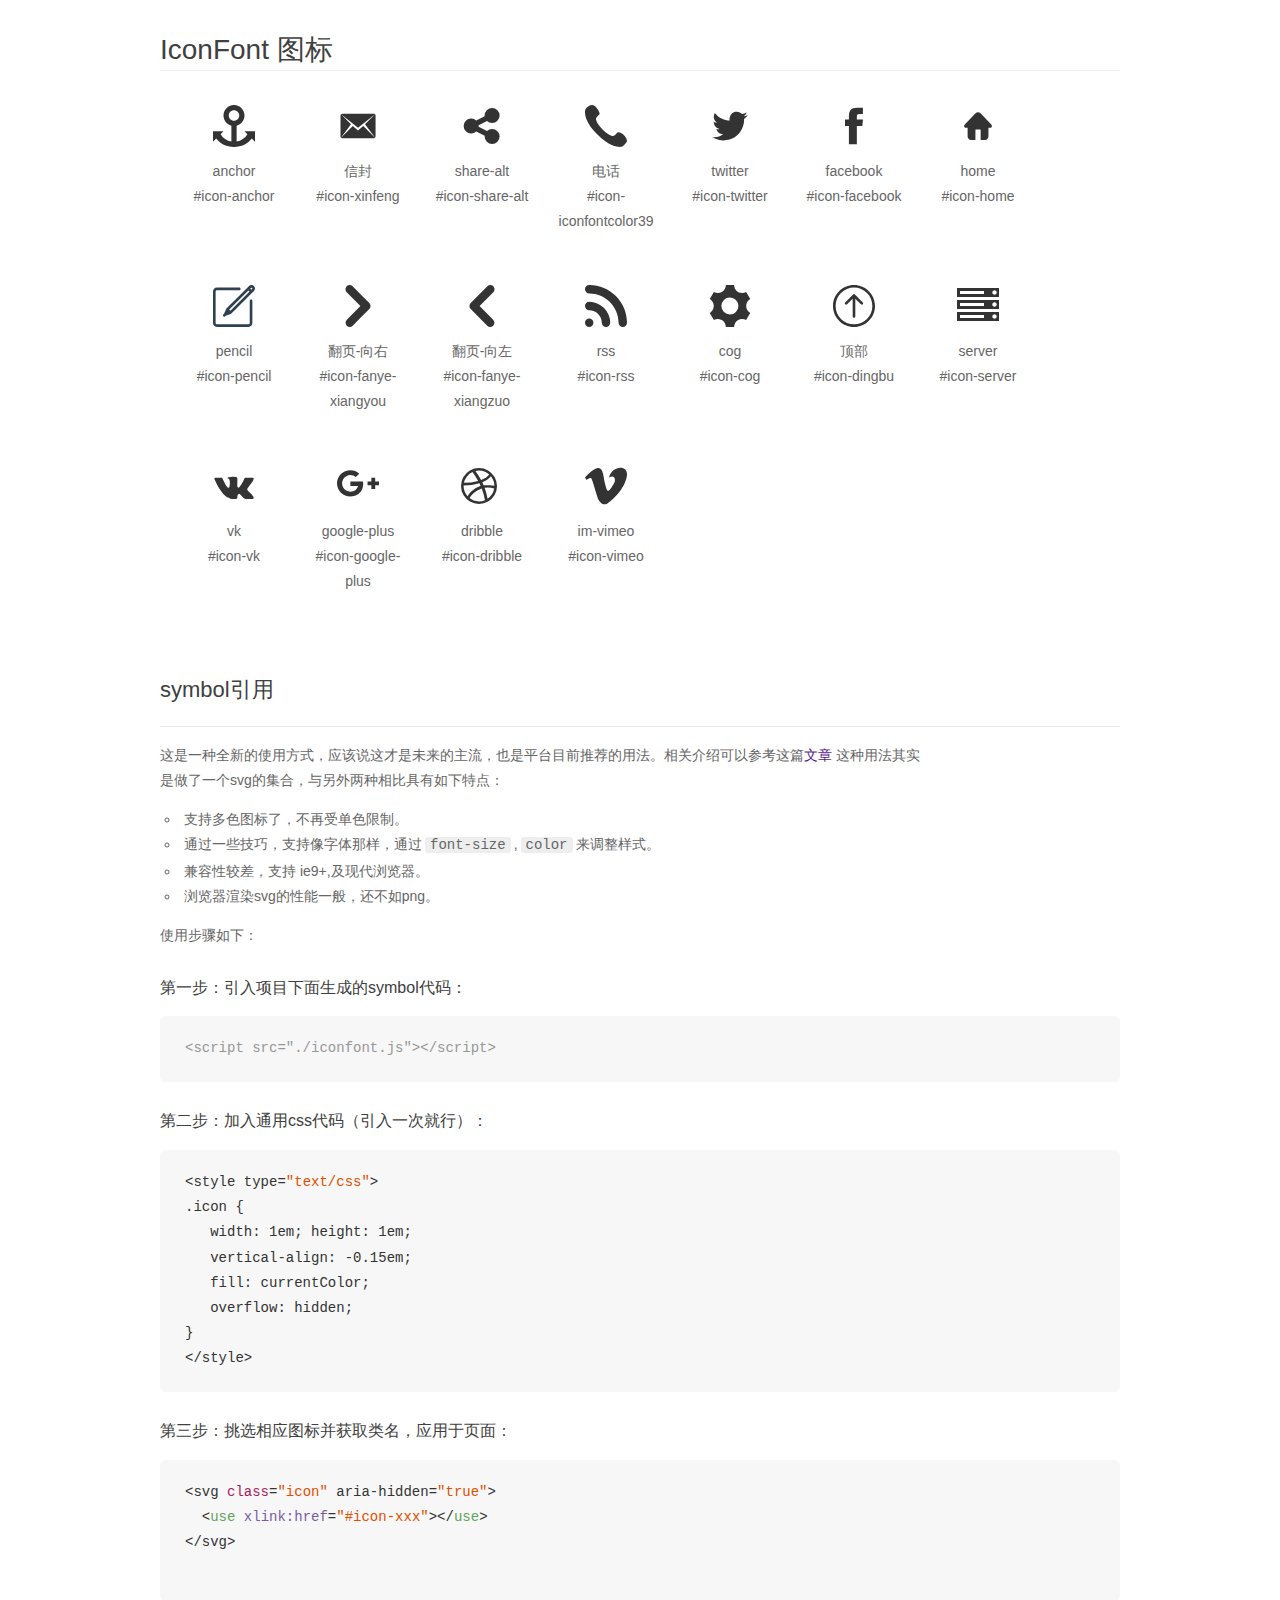
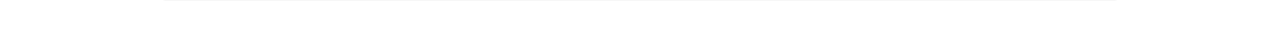
<file: iconfont/demo_symbol.html>
<!DOCTYPE html>
<html>
<head>
    <meta charset="utf-8"/>
    <title>IconFont</title>
    <link rel="stylesheet" href="demo.css">
    <script src="iconfont.js"></script>

    <style type="text/css">
        .icon {
          /* 通过设置 font-size 来改变图标大小 */
          width: 1em; height: 1em;
          /* 图标和文字相邻时，垂直对齐 */
          vertical-align: -0.15em;
          /* 通过设置 color 来改变 SVG 的颜色/fill */
          fill: currentColor;
          /* path 和 stroke 溢出 viewBox 部分在 IE 下会显示
             normalize.css 中也包含这行 */
          overflow: hidden;
        }

    </style>
</head>
<body>
    <div class="main markdown">
        <h1>IconFont 图标</h1>
        <ul class="icon_lists clear">
            
                <li>
                    <svg class="icon" aria-hidden="true">
                        <use xlink:href="#icon-anchor"></use>
                    </svg>
                    <div class="name">anchor</div>
                    <div class="fontclass">#icon-anchor</div>
                </li>
            
                <li>
                    <svg class="icon" aria-hidden="true">
                        <use xlink:href="#icon-xinfeng"></use>
                    </svg>
                    <div class="name">信封</div>
                    <div class="fontclass">#icon-xinfeng</div>
                </li>
            
                <li>
                    <svg class="icon" aria-hidden="true">
                        <use xlink:href="#icon-share-alt"></use>
                    </svg>
                    <div class="name">share-alt</div>
                    <div class="fontclass">#icon-share-alt</div>
                </li>
            
                <li>
                    <svg class="icon" aria-hidden="true">
                        <use xlink:href="#icon-iconfontcolor39"></use>
                    </svg>
                    <div class="name">电话</div>
                    <div class="fontclass">#icon-iconfontcolor39</div>
                </li>
            
                <li>
                    <svg class="icon" aria-hidden="true">
                        <use xlink:href="#icon-twitter"></use>
                    </svg>
                    <div class="name">twitter</div>
                    <div class="fontclass">#icon-twitter</div>
                </li>
            
                <li>
                    <svg class="icon" aria-hidden="true">
                        <use xlink:href="#icon-facebook"></use>
                    </svg>
                    <div class="name">facebook</div>
                    <div class="fontclass">#icon-facebook</div>
                </li>
            
                <li>
                    <svg class="icon" aria-hidden="true">
                        <use xlink:href="#icon-home"></use>
                    </svg>
                    <div class="name">home</div>
                    <div class="fontclass">#icon-home</div>
                </li>
            
                <li>
                    <svg class="icon" aria-hidden="true">
                        <use xlink:href="#icon-pencil"></use>
                    </svg>
                    <div class="name">pencil</div>
                    <div class="fontclass">#icon-pencil</div>
                </li>
            
                <li>
                    <svg class="icon" aria-hidden="true">
                        <use xlink:href="#icon-fanye-xiangyou"></use>
                    </svg>
                    <div class="name">翻页-向右</div>
                    <div class="fontclass">#icon-fanye-xiangyou</div>
                </li>
            
                <li>
                    <svg class="icon" aria-hidden="true">
                        <use xlink:href="#icon-fanye-xiangzuo"></use>
                    </svg>
                    <div class="name">翻页-向左</div>
                    <div class="fontclass">#icon-fanye-xiangzuo</div>
                </li>
            
                <li>
                    <svg class="icon" aria-hidden="true">
                        <use xlink:href="#icon-rss"></use>
                    </svg>
                    <div class="name">rss</div>
                    <div class="fontclass">#icon-rss</div>
                </li>
            
                <li>
                    <svg class="icon" aria-hidden="true">
                        <use xlink:href="#icon-cog"></use>
                    </svg>
                    <div class="name">cog</div>
                    <div class="fontclass">#icon-cog</div>
                </li>
            
                <li>
                    <svg class="icon" aria-hidden="true">
                        <use xlink:href="#icon-dingbu"></use>
                    </svg>
                    <div class="name">顶部</div>
                    <div class="fontclass">#icon-dingbu</div>
                </li>
            
                <li>
                    <svg class="icon" aria-hidden="true">
                        <use xlink:href="#icon-server"></use>
                    </svg>
                    <div class="name">server</div>
                    <div class="fontclass">#icon-server</div>
                </li>
            
                <li>
                    <svg class="icon" aria-hidden="true">
                        <use xlink:href="#icon-vk"></use>
                    </svg>
                    <div class="name">vk</div>
                    <div class="fontclass">#icon-vk</div>
                </li>
            
                <li>
                    <svg class="icon" aria-hidden="true">
                        <use xlink:href="#icon-google-plus"></use>
                    </svg>
                    <div class="name">google-plus</div>
                    <div class="fontclass">#icon-google-plus</div>
                </li>
            
                <li>
                    <svg class="icon" aria-hidden="true">
                        <use xlink:href="#icon-dribble"></use>
                    </svg>
                    <div class="name">dribble</div>
                    <div class="fontclass">#icon-dribble</div>
                </li>
            
                <li>
                    <svg class="icon" aria-hidden="true">
                        <use xlink:href="#icon-vimeo"></use>
                    </svg>
                    <div class="name">im-vimeo</div>
                    <div class="fontclass">#icon-vimeo</div>
                </li>
            
        </ul>


        <h2 id="symbol-">symbol引用</h2>
        <hr>

        <p>这是一种全新的使用方式，应该说这才是未来的主流，也是平台目前推荐的用法。相关介绍可以参考这篇<a href="">文章</a>
        这种用法其实是做了一个svg的集合，与另外两种相比具有如下特点：</p>
        <ul>
          <li>支持多色图标了，不再受单色限制。</li>
          <li>通过一些技巧，支持像字体那样，通过<code>font-size</code>,<code>color</code>来调整样式。</li>
          <li>兼容性较差，支持 ie9+,及现代浏览器。</li>
          <li>浏览器渲染svg的性能一般，还不如png。</li>
        </ul>
        <p>使用步骤如下：</p>
        <h3 id="-symbol-">第一步：引入项目下面生成的symbol代码：</h3>
        <pre><code class="lang-js hljs javascript"><span class="hljs-comment">&lt;script src="./iconfont.js"&gt;&lt;/script&gt;</span></code></pre>
        <h3 id="-css-">第二步：加入通用css代码（引入一次就行）：</h3>
        <pre><code class="lang-js hljs javascript">&lt;style type=<span class="hljs-string">"text/css"</span>&gt;
.icon {
   width: <span class="hljs-number">1</span>em; height: <span class="hljs-number">1</span>em;
   vertical-align: <span class="hljs-number">-0.15</span>em;
   fill: currentColor;
   overflow: hidden;
}
&lt;<span class="hljs-regexp">/style&gt;</span></code></pre>
        <h3 id="-">第三步：挑选相应图标并获取类名，应用于页面：</h3>
        <pre><code class="lang-js hljs javascript">&lt;svg <span class="hljs-class"><span class="hljs-keyword">class</span></span>=<span class="hljs-string">"icon"</span> aria-hidden=<span class="hljs-string">"true"</span>&gt;<span class="xml"><span class="hljs-tag">
  &lt;<span class="hljs-name">use</span> <span class="hljs-attr">xlink:href</span>=<span class="hljs-string">"#icon-xxx"</span>&gt;</span><span class="hljs-tag">&lt;/<span class="hljs-name">use</span>&gt;</span>
</span>&lt;<span class="hljs-regexp">/svg&gt;
        </span></code></pre>
    </div>
</body>
</html>
</file>
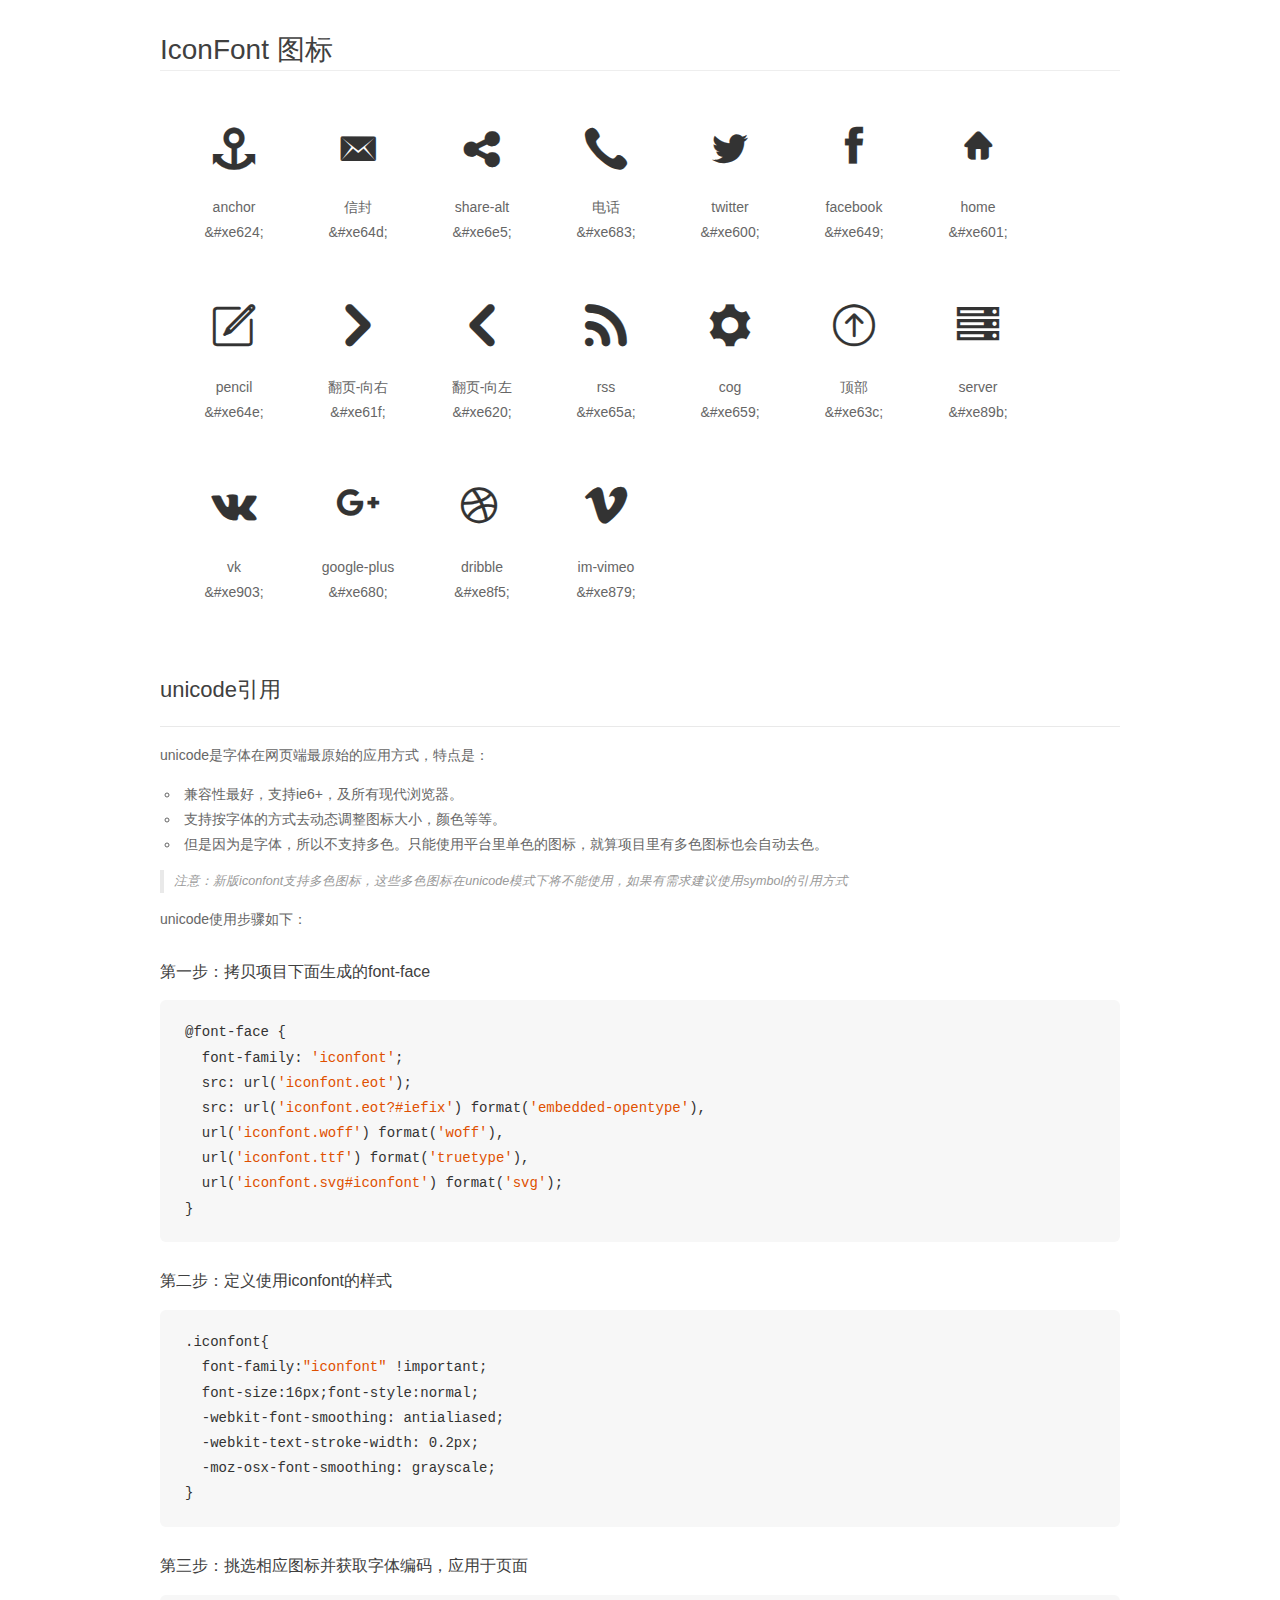
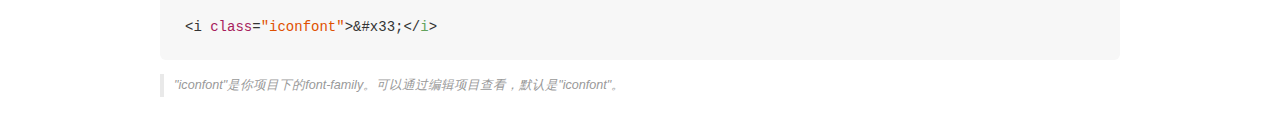
<file: iconfont/demo_unicode.html>
<!DOCTYPE html>
<html>
<head>
    <meta charset="utf-8"/>
    <title>IconFont</title>
    <link rel="stylesheet" href="demo.css">

    <style type="text/css">

        @font-face {font-family: "iconfont";
          src: url('iconfont.eot'); /* IE9*/
          src: url('iconfont.eot#iefix') format('embedded-opentype'), /* IE6-IE8 */
          url('iconfont.woff') format('woff'), /* chrome, firefox */
          url('iconfont.ttf') format('truetype'), /* chrome, firefox, opera, Safari, Android, iOS 4.2+*/
          url('iconfont.svg#iconfont') format('svg'); /* iOS 4.1- */
        }

        .iconfont {
          font-family:"iconfont" !important;
          font-size:16px;
          font-style:normal;
          -webkit-font-smoothing: antialiased;
          -webkit-text-stroke-width: 0.2px;
          -moz-osx-font-smoothing: grayscale;
        }

    </style>
</head>
<body>
    <div class="main markdown">
        <h1>IconFont 图标</h1>
        <ul class="icon_lists clear">
            
                <li>
                <i class="icon iconfont">&#xe624;</i>
                    <div class="name">anchor</div>
                    <div class="code">&amp;#xe624;</div>
                </li>
            
                <li>
                <i class="icon iconfont">&#xe64d;</i>
                    <div class="name">信封</div>
                    <div class="code">&amp;#xe64d;</div>
                </li>
            
                <li>
                <i class="icon iconfont">&#xe6e5;</i>
                    <div class="name">share-alt</div>
                    <div class="code">&amp;#xe6e5;</div>
                </li>
            
                <li>
                <i class="icon iconfont">&#xe683;</i>
                    <div class="name">电话</div>
                    <div class="code">&amp;#xe683;</div>
                </li>
            
                <li>
                <i class="icon iconfont">&#xe600;</i>
                    <div class="name">twitter</div>
                    <div class="code">&amp;#xe600;</div>
                </li>
            
                <li>
                <i class="icon iconfont">&#xe649;</i>
                    <div class="name">facebook</div>
                    <div class="code">&amp;#xe649;</div>
                </li>
            
                <li>
                <i class="icon iconfont">&#xe601;</i>
                    <div class="name">home</div>
                    <div class="code">&amp;#xe601;</div>
                </li>
            
                <li>
                <i class="icon iconfont">&#xe64e;</i>
                    <div class="name">pencil</div>
                    <div class="code">&amp;#xe64e;</div>
                </li>
            
                <li>
                <i class="icon iconfont">&#xe61f;</i>
                    <div class="name">翻页-向右</div>
                    <div class="code">&amp;#xe61f;</div>
                </li>
            
                <li>
                <i class="icon iconfont">&#xe620;</i>
                    <div class="name">翻页-向左</div>
                    <div class="code">&amp;#xe620;</div>
                </li>
            
                <li>
                <i class="icon iconfont">&#xe65a;</i>
                    <div class="name">rss</div>
                    <div class="code">&amp;#xe65a;</div>
                </li>
            
                <li>
                <i class="icon iconfont">&#xe659;</i>
                    <div class="name">cog</div>
                    <div class="code">&amp;#xe659;</div>
                </li>
            
                <li>
                <i class="icon iconfont">&#xe63c;</i>
                    <div class="name">顶部</div>
                    <div class="code">&amp;#xe63c;</div>
                </li>
            
                <li>
                <i class="icon iconfont">&#xe89b;</i>
                    <div class="name">server</div>
                    <div class="code">&amp;#xe89b;</div>
                </li>
            
                <li>
                <i class="icon iconfont">&#xe903;</i>
                    <div class="name">vk</div>
                    <div class="code">&amp;#xe903;</div>
                </li>
            
                <li>
                <i class="icon iconfont">&#xe680;</i>
                    <div class="name">google-plus</div>
                    <div class="code">&amp;#xe680;</div>
                </li>
            
                <li>
                <i class="icon iconfont">&#xe8f5;</i>
                    <div class="name">dribble</div>
                    <div class="code">&amp;#xe8f5;</div>
                </li>
            
                <li>
                <i class="icon iconfont">&#xe879;</i>
                    <div class="name">im-vimeo</div>
                    <div class="code">&amp;#xe879;</div>
                </li>
            
        </ul>
        <h2 id="unicode-">unicode引用</h2>
        <hr>

        <p>unicode是字体在网页端最原始的应用方式，特点是：</p>
        <ul>
        <li>兼容性最好，支持ie6+，及所有现代浏览器。</li>
        <li>支持按字体的方式去动态调整图标大小，颜色等等。</li>
        <li>但是因为是字体，所以不支持多色。只能使用平台里单色的图标，就算项目里有多色图标也会自动去色。</li>
        </ul>
        <blockquote>
        <p>注意：新版iconfont支持多色图标，这些多色图标在unicode模式下将不能使用，如果有需求建议使用symbol的引用方式</p>
        </blockquote>
        <p>unicode使用步骤如下：</p>
        <h3 id="-font-face">第一步：拷贝项目下面生成的font-face</h3>
        <pre><code class="lang-js hljs javascript">@font-face {
  font-family: <span class="hljs-string">'iconfont'</span>;
  src: url(<span class="hljs-string">'iconfont.eot'</span>);
  src: url(<span class="hljs-string">'iconfont.eot?#iefix'</span>) format(<span class="hljs-string">'embedded-opentype'</span>),
  url(<span class="hljs-string">'iconfont.woff'</span>) format(<span class="hljs-string">'woff'</span>),
  url(<span class="hljs-string">'iconfont.ttf'</span>) format(<span class="hljs-string">'truetype'</span>),
  url(<span class="hljs-string">'iconfont.svg#iconfont'</span>) format(<span class="hljs-string">'svg'</span>);
}
</code></pre>
        <h3 id="-iconfont-">第二步：定义使用iconfont的样式</h3>
        <pre><code class="lang-js hljs javascript">.iconfont{
  font-family:<span class="hljs-string">"iconfont"</span> !important;
  font-size:<span class="hljs-number">16</span>px;font-style:normal;
  -webkit-font-smoothing: antialiased;
  -webkit-text-stroke-width: <span class="hljs-number">0.2</span>px;
  -moz-osx-font-smoothing: grayscale;
}
</code></pre>
        <h3 id="-">第三步：挑选相应图标并获取字体编码，应用于页面</h3>
        <pre><code class="lang-js hljs javascript">&lt;i <span class="hljs-class"><span class="hljs-keyword">class</span></span>=<span class="hljs-string">"iconfont"</span>&gt;&amp;#x33;<span class="xml"><span class="hljs-tag">&lt;/<span class="hljs-name">i</span>&gt;</span></span></code></pre>

        <blockquote>
        <p>"iconfont"是你项目下的font-family。可以通过编辑项目查看，默认是"iconfont"。</p>
        </blockquote>
    </div>


</body>
</html>
</file>
<file: css/index.css>
/*
* @Author: 宏达
* @Date:   2017-10-01 11:14:21
* @Last Modified by:   宏达
* @Last Modified time: 2017-10-02 16:46:54
*/
@import url('base.css');
/* top-nav */
.top-nav{
    width: 100%;
    height: 68px;
    background: #000;
}
.top-nav h1{
    font-size: 34px;
    line-height: 68px;
    text-transform: uppercase;
    display: block;
    float: left;
}
.top-nav h1 a{
	color: #2ebaef;
}
.navbar-left{
	padding: 16px 0;
	position: relative;
	top: 0;
	left: 180px;
	display: block;
}
.navbar-left .nav li{
	width: 90px;
	height: 36px;
	background: none;
	float: left;
	font-size: 16px;
	margin-right: 5px;
	border-radius: 2px;
	text-align: center;
	line-height: 36px;
	transition: all 0.5s;
} 
.navbar-left .nav li:hover{
	background: #2ebadf;
}
.top-nav .dropdown-menu{
    width: 65px;
    height: 38px;
    /* background: yellow; */
    display: none;
    margin-top: 15px;
    float: right;
    text-align: center;
    line-height: 38px;
    font-size: 22px;
   	text-align: center;
    line-height: 36px;
    font-weight: bold;
    color: #fff;
}
.navbar-right{
	position: relative;
	right: 5px;
	top: -10px;
}
.navbar-right .socials li{
    width: 28px;
    height: 28px;
    border: 1px solid #fff;
    float: right;
    /* transform: rotate(45deg); */
    margin-left: 15px;
    text-align: center;
    line-height: 28px;
    transition: all 0.6s ;
}
.navbar-right .socials li:hover{
	border-radius: 50%;
	border: 1px solid #337ab7;
}
.navbar-right .socials li:hover .iconfont{
	color: #337ab7;
}
/* banner */
.banner{
	width: 100%;
	height: 690px;
	background: url('../img/banner-2.jpg') no-repeat center;
	background-size: cover;
	position: relative;
}
.banner .banner-text{
	text-align: center;
	padding: 220px 0;
}
.banner-text h2,.banner-text h3{
	color: #fff;
	font-size: 34px;
	text-transform: uppercase;
	letter-spacing: 2px;
}
.banner-text h5{
	color: #fff;
	font-size: 18px;
	text-transform: uppercase;
	letter-spacing: 2px;
	font-weight: 300;
	margin: 40px auto;
	width: 35%;
    line-height: 34px;
}
.slide-button .left{
    width: 50px;
	height: 50px;
	border-radius: 50%;
	border: 1px solid #fff;
	position: absolute;
	top: 320px;
	left: 6%;
	text-align: center;
	line-height: 50px;
	font-size: 30px;
	color: #fff;
	padding-top: 2px;
	cursor: pointer;
	transition: all 0.3s;
}
.slide-button .right{
    width: 50px;
	height: 50px;
	border-radius: 50%;
	border: 1px solid #fff;
	position: absolute;
	top: 320px;
	right: 6%;
	text-align: center;
	line-height: 50px;
	font-size: 30px;
	color: #fff;
	padding-top: 2px;
	cursor: pointer;
	transition: all 0.3s;
}
.slide-button .left:hover{
	border: 1px solid #337ab7;
}
.slide-button .right:hover{
	border: 1px solid #337ab7;
}
.slide-button .iconfont:hover{
	color: #337ab7;
}
/* welcome */
.welcome-top{
	width: 100%;
	min-height: 447px;
	margin-bottom: 30px;
}
.welcome-top h3{
    font-size: 32px;
    letter-spacing: 4px;
    color: #2ebaef;
    text-transform: uppercase;
}
.welcome-top p{
    font-size: 15px;
    color: #232323;
    line-height: 28px;
    margin: 20px 0;
}
.welcome-top-left{
	width: 50%;
	height: auto;
	float: left;
	padding: 70px 20px 30px 120px!important;
}
.welcome-top-right{
	width: 50%;
    background: url(../img/g4.jpg)no-repeat center;
    background-size: cover;
    min-height: 447px;
    float: right;
}
.readmore{
	margin-top: 30px;
}
.readmore a {
    font-size: 14px;
    color: #2ebaef;
    font-weight: 600;
    text-decoration: none;
    text-transform: uppercase;
    display: inline-block;
    letter-spacing: 2px;
    background: none;
    padding: 10px 22px;
    border: 2px solid #2ebaef;
    transition: all 0.8s;
}
.readmore a:hover {
    background: #2ebaef;
	border:2px solid #2ebaef;
	color:#fff;
}
.welcome-bottom-left{
	background: url(../img/g5.jpg) no-repeat center;
	background-size: cover;
	width: 50%;
	min-height: 447px; 
	float: left;
}
.welcome-bottom-right{
	width: 50%;
	min-height: 447px;
	float: right;
	padding: 70px 20px 30px 80px!important;
}
.welcome-bottom h3{
    font-size: 32px;
    letter-spacing: 4px;
    color: #2ebaef;
    text-transform: uppercase;
}
.welcome-bottom p{
    font-size: 15px;
    color: #232323;
    line-height: 28px;
    margin: 20px 0;
}
/* footer */
.footer{
	width: 100%;
	min-height: 200px; 
	background: #0f1215;
	margin-top: 50px;
	padding: 60px 0;
}
.footer-top{
    padding-left: 30px;
}
.footer-grid{
    width: 33.333333%;
    height: auto;
}
.footer-grid-heading h4{
    color: #ffffff;
    font-size: 22px;
    margin: 0;
    text-transform: uppercase;
    letter-spacing: 2px;
}
.footer-grid-info,.social,.agile-footer-grid{
    margin: 30px 0 0 0;
}
.footer-grids p{
    margin: 0;
    font-size: 14px;
    color: #BBBBBB;
    line-height: 30px;
    text-transform: uppercase;
}
.footer-grids p span{
	display:block;
}
.footer-grids p span a{
    color: #BBBBBB;	
	text-decoration:none;
}
.footer-grids p span a:hover{
    color: #ffffff;
}
.subscribe-form{
	margin-top: 15px;
}
.subscribe-form input{
	display: inline-block;
    background: #ececec;
    width: 90%;
    outline: none;
    padding: 10px;
    font-size: 16px;
    color: #999999;
    border: solid 2px #ececec;
    margin-bottom: 10px;
}
button.btn1 {
    color: #FFFFFF;
    font-size: 16px;
    border: solid 1px #2ebaef;
    padding: 10px 15px;
    text-align: center;
    text-decoration: none;
    background: #2ebaef;
    transition: 0.5s all;
}
button.btn1:hover{
    background: none;
    border: solid 1px #2ebaef;
    color: #2ebaef;
}
.social li{
	width: 40px;
	height: 40px;
	background: #2ebaef;
	float: left;
	border-radius: 50%;
	margin-right: 10px;
	text-align: center;
	line-height: 40px;
	transition: all 0.6s;
}
.social li:hover{
	background: #337ab7; 
}
.social li a .iconfont{
	font-size: 20px;
}
.copyright{
	background: #191919;
    padding: 1.5em 0;
    text-align: center;
    font-size: 12px;
}
.copyright p{
    color: #fff;
    text-align: center;
    letter-spacing: 2px;
}
.copyright p a{
    color:#2ebaef; 
    transition: 0.5s all; 
}
.copyright p a:hover{
    color:#fff;  
}
.top-button{
	width: 50px;
	height: 50px;
	/* background: yellow; */
	position: fixed;
	z-index: 999;
	bottom: 30px;
	right: 30px;
	text-align: center;
	line-height: 50px;
}
.top-button .iconfont{
	font-size: 26px;
	font-weight: bold;
	color: #2ebaef;
}
@media screen and (min-width: 1200px){
	.navbar-left{
		left: 180px;
	}
}

@media screen and (max-width: 1200px) and (min-width: 992px){
    .navbar-left{
		left: 100px;
	}
	.slide-button .left{
		left: 3%;
	}
	.slide-button .right{
		right: 3%;
	}
	.welcome-top-left{
		padding-left: 50px!important;
	}
	.welcome-bottom-right{
		padding-left: 50px!important;
	}

}

@media screen and (max-width: 992px) and (min-width: 768px){
    .navbar-left{
		left: 20px;
	}
	.navbar-left .nav li{
		width: 72px;
	}
	.banner-text h2,.banner-text h3{
		font-size: 24px;
	}
	.banner-text h5{
		font-size: 16px;
		width: 60%;
		letter-spacing: 1px;
	}
	.welcome-top-left{
		padding-left: 30px!important;
	}
	.welcome-bottom-right{
		padding-left: 30px!important;
	}
	.footer-grid{
		margin-bottom: 30px;
	}
}

@media (max-width: 768px){
	.navbar-left{
		display: none;
	}
	.navbar-right{
		display: none;
	}
	.top-nav .dropdown-menu{
		display: block;
	}
	.banner-text h2,.banner-text h3{
		font-size: 22px;
	}
	.banner-text h5{
		font-size: 14px;
		width: 80%;
		letter-spacing: 1px;
	}
	.slide-button .left{
		width: 40px;
	    height: 40px;
		left: 3%;
		font-size: 24px;
		line-height: 40px;
	}
	.slide-button .right{
		width: 40px;
	    height: 40px;
		right: 3%;
		font-size: 24px;
		line-height: 40px;
	}
	.welcome-top-left{
		padding-left: 25px!important;
	}
	.welcome-bottom-right{
		padding-left: 25px!important;
	}
	.footer-grid{
		margin-bottom: 30px;
	}
	.social li{
		margin-right: 20px;
		margin-bottom: 15px;
	}
}
</file>
<file: css/response.css>
/*
* @Author: 宏达
* @Date:   2017-08-29 09:53:46
* @Last Modified by:   宏达
* @Last Modified time: 2017-08-29 21:52:46
*/
.container{
	height: auto;
	overflow: hidden;
	margin-left: auto;
	margin-right: auto;
	padding-left: 15px;
	padding-right: 15px;
	box-sizing: border-box;
}
.container-fluid{
	height: auto;
	overflow: hidden;
	margin-left: auto;
	margin-right: auto;
	box-sizing: border-box;
}
.row{
	height: auto;
	overflow: hidden;
	/* margin-left: -15px; */
	/* margin-right: -15px; */
	box-sizing: border-box;
}
.row::after,.row::before{
    content: '';
    display: block;
    width: 0;
    height: 0;
    line-height: 0;
    clear: both;
}
[class*="col-"]{
	float: left;
	padding-left: 15px;
	padding-right: 15px;
	box-sizing: border-box;
}
/* 手机端 <768  col-xs-*/
@media screen and (max-width: 768px) {
	.col-xs-1{
		width: 8.333333%;
	}
	.col-xs-2{
		width: 16.666666%;
	}
	.col-xs-3{
	width: 25%;
	}
	.col-xs-4{
		width: 33.333333%;
	}
	.col-xs-5{
		width: 41.666666%;
	}
	.col-xs-6{
		width: 50%;
	}
	.col-xs-7{
		width: 58.333333%;
	}
	.col-xs-8{
		width: 66.666666%;
	}
	.col-xs-9{
		width: 75%;
	}
	.col-xs-10{
		width: 83.333333%;
	}
	.col-xs-11{
		width: 91.666666%;
	}
	.col-xs-12{
		width: 100%;
	}
	.col-xs-pull-1{
		position: relative;
		right: 8.333333%;
	}
	.col-xs-pull-2{
		position: relative;
		right: 16.666666%;
	}
	.col-xs-pull-3{
		position: relative;
		right: 25%;
	}
	.col-xs-pull-4{
		position: relative;
		right: 33.333333%;
	}
	.col-xs-pull-5{
		position: relative;
		right: 41.666666%;
	}
	.col-xs-pull-6{
		position: relative;
		right: 50%;
	}
	.col-xs-pull-7{
		position: relative;
		right: 58.333333%;
	}
	.col-xs-pull-8{
		position: relative;
		right: 66.666666%;
	}
	.col-xs-pull-9{
		position: relative;
		right: 75%;
	}
	.col-xs-pull-10{
		position: relative;
		right: 83.333333%;
	}
	.col-xs-pull-11{
		position: relative;
		right: 91.666666%;
	}
	.col-xs-pull-12{
		position: relative;
		right: 100%;
	}
	.col-xs-push-1{
		position: relative;
		left: 8.333333%;
	}
	.col-xs-push-2{
		position: relative;
		left: 16.666666%;
	}
	.col-xs-push-3{
		position: relative;
		left: 25%;
	}
	.col-xs-push-4{
		position: relative;
		left: 33.333333%;
	}
	.col-xs-push-5{
		position: relative;
		left: 41.666666%;
	}
	.col-xs-push-6{
		position: relative;
		left: 50%;
	}
	.col-xs-push-7{
		position: relative;
		left: 58.333333%;
	}
	.col-xs-push-8{
		position: relative;
		left: 66.666666%;
	}
	.col-xs-push-9{
		position: relative;
		left: 75%;
	}
	.col-xs-push-10{
		position: relative;
		left: 83.333333%;
	}
	.col-xs-push-11{
		position: relative;
		left: 91.666666%;
	}
	.col-xs-push-12{
		position: relative;
		left: 100%;
	}
}
/* 平板端 768-992  750px col-sm- */
@media screen and (max-width: 992px) and (min-width: 768px){
	.container{
		width: 750px;
	}
	.col-sm-1{
		width: 8.333333%;
	}
	.col-sm-2{
		width: 16.666666%;
	}
	.col-sm-3{
		width: 25%;
	}
	.col-sm-4{
		width: 33.333333%;
	}
	.col-sm-5{
		width: 41.666666%;
	}
	.col-sm-6{
		width: 50%;
	}
	.col-sm-7{
		width: 58.333333%;
	}
	.col-sm-8{
		width: 66.666666%;
	}
	.col-sm-9{
		width: 75%;
	}
	.col-sm-10{
		width: 83.333333%;
	}
	.col-sm-11{
		width: 91.666666%;
	}
	.col-sm-12{
		width: 100%;
	}
	.col-sm-pull-1{
		position: relative;
		right: 8.333333%;
	}
	.col-sm-pull-2{
		position: relative;
		right: 16.666666%;
	}
	.col-sm-pull-3{
		position: relative;
		right: 25%;
	}
	.col-sm-pull-4{
		position: relative;
		right: 33.333333%;
	}
	.col-sm-pull-5{
		position: relative;
		right: 41.666666%;
	}
	.col-sm-pull-6{
		position: relative;
		right: 50%;
	}
	.col-sm-pull-7{
		position: relative;
		right: 58.333333%;
	}
	.col-sm-pull-8{
		position: relative;
		right: 66.666666%;
	}
	.col-sm-pull-9{
		position: relative;
		right: 75%;
	}
	.col-sm-pull-10{
		position: relative;
		right: 83.333333%;
	}
	.col-sm-pull-11{
		position: relative;
		right: 91.666666%;
	}
	.col-sm-pull-12{
		position: relative;
		right: 100%;
	}
	.col-sm-push-1{
		position: relative;
		left: 8.333333%;
	}
	.col-sm-push-2{
		position: relative;
		left: 16.666666%;
	}
	.col-sm-push-3{
		position: relative;
		left: 25%;
	}
	.col-sm-push-4{
		position: relative;
		left: 33.333333%;
	}
	.col-sm-push-5{
		position: relative;
		left: 41.666666%;
	}
	.col-sm-push-6{
		position: relative;
		left: 50%;
	}
	.col-sm-push-7{
		position: relative;
		left: 58.333333%;
	}
	.col-sm-push-8{
		position: relative;
		left: 66.666666%;
	}
	.col-sm-push-9{
		position: relative;
		left: 75%;
	}
	.col-sm-push-10{
		position: relative;
		left: 83.333333%;
	}
	.col-sm-push-11{
		position: relative;
		left: 91.666666%;
	}
	.col-sm-push-12{
		position: relative;
		left: 100%;
	}
/* 	.hidden-sm{
		display: none;
	} */
}
/* pc小屏 992-1200  970px col-md- */
@media screen and (max-width: 1200px) and (min-width: 992px){
	.container{
		width: 970px;
	}
	.col-md-1{
		width: 8.333333%;
	}
	.col-md-2{
		width: 16.666666%;
	}
	.col-md-3{
		width: 25%;
	}
	.col-md-4{
		width: 33.333333%;
	}
	.col-md-5{
		width: 41.666666%;
	}
	.col-md-6{
		width: 50%;
	}
	.col-md-7{
		width: 58.333333%;
	}
	.col-md-8{
		width: 66.666666%;
	}
	.col-md-9{
		width: 75%;
	}
	.col-md-10{
		width: 83.333333%;
	}
	.col-md-11{
		width: 91.666666%;
	}
	.col-md-12{
		width: 100%;
	}
	.col-md-pull-1{
		position: relative;
		right: 8.333333%;
	}
	.col-md-pull-2{
		position: relative;
		right: 16.666666%;
	}
	.col-md-pull-3{
		position: relative;
		right: 25%;
	}
	.col-md-pull-4{
		position: relative;
		right: 33.333333%;
	}
	.col-md-pull-5{
		position: relative;
		right: 41.666666%;
	}
	.col-md-pull-6{
		position: relative;
		right: 50%;
	}
	.col-md-pull-7{
		position: relative;
		right: 58.333333%;
	}
	.col-md-pull-8{
		position: relative;
		right: 66.666666%;
	}
	.col-md-pull-9{
		position: relative;
		right: 75%;
	}
	.col-md-pull-10{
		position: relative;
		right: 83.333333%;
	}
	.col-md-pull-11{
		position: relative;
		right: 91.666666%;
	}
	.col-md-pull-12{
		position: relative;
		right: 100%;
	}
	.col-md-push-1{
		position: relative;
		left: 8.333333%;
	}
	.col-md-push-2{
		position: relative;
		left: 16.666666%;
	}
	.col-md-push-3{
		position: relative;
		left: 25%;
	}
	.col-md-push-4{
		position: relative;
		left: 33.333333%;
	}
	.col-md-push-5{
		position: relative;
		left: 41.666666%;
	}
	.col-md-push-6{
		position: relative;
		left: 50%;
	}
	.col-md-push-7{
		position: relative;
		left: 58.333333%;
	}
	.col-md-push-8{
		position: relative;
		left: 66.666666%;
	}
	.col-md-push-9{
		position: relative;
		left: 75%;
	}
	.col-md-push-10{
		position: relative;
		left: 83.333333%;
	}
	.col-md-push-11{
		position: relative;
		left: 91.666666%;
	}
	.col-md-push-12{
		position: relative;
		left: 100%;
	}
}
/* pc大屏 >1200  1170px col-lg- */
@media screen and (min-width: 1200px){
	.container{
		width: 1170px;
	}
	.col-lg-1{
		width: 8.333333%;
	}
	.col-lg-2{
		width: 16.666666%;
	}
	.col-lg-3{
		width: 25%;
	}
	.col-lg-4{
		width: 33.333333%;
	}
	.col-lg-5{
		width: 41.666666%;
	}
	.col-lg-6{
		width: 50%;
	}
	.col-lg-7{
		width: 58.333333%;
	}
	.col-lg-8{
		width: 66.666666%;
	}
	.col-lg-9{
		width: 75%;
	}
	.col-lg-10{
		width: 83.333333%;
	}
	.col-lg-11{
		width: 91.666666%;
	}
	.col-lg-12{
		width: 100%;
	}
	.col-lg-pull-1{
		position: relative;
		right: 8.333333%;
	}
	.col-lg-pull-2{
		position: relative;
		right: 16.666666%;
	}
	.col-lg-pull-3{
		position: relative;
		right: 25%;
	}
	.col-lg-pull-4{
		position: relative;
		right: 33.333333%;
	}
	.col-lg-pull-5{
		position: relative;
		right: 41.666666%;
	}
	.col-lg-pull-6{
		position: relative;
		right: 50%;
	}
	.col-lg-pull-7{
		position: relative;
		right: 58.333333%;
	}
	.col-lg-pull-8{
		position: relative;
		right: 66.666666%;
	}
	.col-lg-pull-9{
		position: relative;
		right: 75%;
	}
	.col-lg-pull-10{
		position: relative;
		right: 83.333333%;
	}
	.col-lg-pull-11{
		position: relative;
		right: 91.666666%;
	}
	.col-lg-pull-12{
		position: relative;
		right: 100%;
	}
	.col-lg-push-1{
		position: relative;
		left: 8.333333%;
	}
	.col-lg-push-2{
		position: relative;
		left: 16.666666%;
	}
	.col-lg-push-3{
		position: relative;
		left: 25%;
	}
	.col-lg-push-4{
		position: relative;
		left: 33.333333%;
	}
	.col-lg-push-5{
		position: relative;
		left: 41.666666%;
	}
	.col-lg-push-6{
		position: relative;
		left: 50%;
	}
	.col-lg-push-7{
		position: relative;
		left: 58.333333%;
	}
	.col-lg-push-8{
		position: relative;
		left: 66.666666%;
	}
	.col-lg-push-9{
		position: relative;
		left: 75%;
	}
	.col-lg-push-10{
		position: relative;
		left: 83.333333%;
	}
	.col-lg-push-11{
		position: relative;
		left: 91.666666%;
	}
	.col-lg-push-12{
		position: relative;
		left: 100%;
	}
}
</file>
<file: iconfont/iconfont.css>
@font-face {font-family: "iconfont";
  src: url('iconfont.eot?t=1506930633435'); /* IE9*/
  src: url('iconfont.eot?t=1506930633435#iefix') format('embedded-opentype'), /* IE6-IE8 */
  url('[data-uri]') format('woff'),
  url('iconfont.ttf?t=1506930633435') format('truetype'), /* chrome, firefox, opera, Safari, Android, iOS 4.2+*/
  url('iconfont.svg?t=1506930633435#iconfont') format('svg'); /* iOS 4.1- */
}

.iconfont {
  font-family:"iconfont" !important;
  font-size:16px;
  font-style:normal;
  -webkit-font-smoothing: antialiased;
  -moz-osx-font-smoothing: grayscale;
}

.icon-anchor:before { content: "\e624"; }

.icon-xinfeng:before { content: "\e64d"; }

.icon-share-alt:before { content: "\e6e5"; }

.icon-iconfontcolor39:before { content: "\e683"; }

.icon-twitter:before { content: "\e600"; }

.icon-facebook:before { content: "\e649"; }

.icon-home:before { content: "\e601"; }

.icon-pencil:before { content: "\e64e"; }

.icon-fanye-xiangyou:before { content: "\e61f"; }

.icon-fanye-xiangzuo:before { content: "\e620"; }

.icon-rss:before { content: "\e65a"; }

.icon-cog:before { content: "\e659"; }

.icon-dingbu:before { content: "\e63c"; }

.icon-server:before { content: "\e89b"; }

.icon-vk:before { content: "\e903"; }

.icon-google-plus:before { content: "\e680"; }

.icon-dribble:before { content: "\e8f5"; }

.icon-vimeo:before { content: "\e879"; }
</file>
<file: css/about.css>
/*
* @Author: 宏达
* @Date:   2017-10-03 09:41:09
* @Last Modified by:   宏达
* @Last Modified time: 2017-10-03 12:38:17
*/
@import url('base.css');
/* top-nav */
.top-nav{
    width: 100%;
    height: 68px;
    background: #000;
}
.top-nav h1{
    font-size: 34px;
    line-height: 68px;
    text-transform: uppercase;
    display: block;
    float: left;
}
.top-nav h1 a{
	color: #2ebaef;
}
.navbar-left{
	padding: 16px 0;
	position: relative;
	top: 0;
	left: 180px;
	display: block;
}
.navbar-left .nav li{
	width: 90px;
	height: 36px;
	background: none;
	float: left;
	font-size: 16px;
	margin-right: 5px;
	border-radius: 2px;
	text-align: center;
	line-height: 36px;
	transition: all 0.5s;
} 
.navbar-left .nav li:hover{
	background: #2ebadf;
}
.top-nav .dropdown-menu{
    width: 65px;
    height: 38px;
    /* background: yellow; */
    display: none;
    margin-top: 15px;
    float: right;
    text-align: center;
    line-height: 38px;
    font-size: 22px;
   	text-align: center;
    line-height: 36px;
    font-weight: bold;
    color: #fff;
}
.navbar-right{
	position: relative;
	right: 5px;
	top: -10px;
}
.navbar-right .socials li{
    width: 28px;
    height: 28px;
    border: 1px solid #fff;
    float: right;
    /* transform: rotate(45deg); */
    margin-left: 15px;
    text-align: center;
    line-height: 28px;
    transition: all 0.6s ;
}
.navbar-right .socials li:hover{
	border-radius: 50%;
	border: 1px solid #337ab7;
}
.navbar-right .socials li:hover .iconfont{
	color: #337ab7;
}
/* banner */
.banner{ 
	background:url(../img/banner-2.jpg)no-repeat center;
	-webkit-background-size:cover;
	-moz-background-size:cover; 
	background-size:cover;
	min-height:300px;
}
/* about */
/* course */
.course{
    margin-top: 50px;
}
.head{
	font-size: 36px;
    color: #2ebaef;
    letter-spacing: 4px;
    text-transform: uppercase;
    text-align: center;
    position: relative;
    padding-bottom: 20px;
}
.course-left-grid{
	padding-top: 40px;
}
.course-left-grid h3{
	font-size: 16px;
    color: rgb(46, 186, 239);
    text-transform: capitalize;
    letter-spacing: 2px;
}
.course-left-grid h3 i{
	margin-right: 10px;
	color: #212121;
}
.course-left-grid p{
	font-size: 14px;
	color: rgb(153, 153, 153);
    line-height: 20px;
    margin: 20px 0px 0px;
}
.course-right img{
	display: block;
    margin-top: 20px;
    width: 100%;
}
/* stats */
.stats{
	margin-top: 80px;
}
.counter-grid{
	background: #fd9426;
	padding: 5em 0;
    text-align: center;
}
.counter-grid1{
	background: #fc3158;
	padding: 5em 0;
    text-align: center;
}
.counter-grid2{
    background: #147efb;
	padding: 5em 0;
    text-align: center;
}
.counter-grid3{
	background: #53d769;
	padding: 5em 0;
    text-align: center;
}
.stats-left p{
	font-size: 30px;
    font-weight: 600;
    letter-spacing: 5px;
    color: #fff;
}
.stats-left h3{
	font-size: 15px;
    color: #fff;
    text-transform: uppercase;
    letter-spacing: 3px;
    margin-top: 10px;
}
/* stats-bottom-banner */
.stats-bottom-banner{
    background: url('../img/mid-banner.jpg') no-repeat 0px 0px;
    background-size: cover;
    background-attachment: fixed;
    text-align: center;
    padding: 50px 0;
}
.stats-bottom-banner h3 {
	padding-top: 100px;
    text-align: center;
    font-size: 20px;
    color: #fff;
    line-height: 15px;
    text-transform: capitalize;
    padding-bottom: 30px;
    position: relative;
    letter-spacing: 3px;
}
.stats-bottom-banner p {
    margin: 30px auto 30px;
    color: #fff;
    line-height: 20px;
    width: 70%;
}
/* stats-bottom */
.team{
    margin-top: 50px;
}
.head{
	font-size: 36px;
    color: #2ebaef;
    letter-spacing: 4px;
    text-transform: uppercase;
    text-align: center;
    position: relative;
    padding-bottom: 20px;
}
.team-gird-left img{
	display: block;
    margin-top: 20px;
    width: 100%;
}
.group{
	margin-top: 20px;
}
.group .label{
	font-size: 12px;
    text-transform: uppercase;
    color: #212121;
    margin-bottom: 10px;
}
.group .thin{
	width: 65%;
    height: 30px;
    background: #0accff;
    margin-bottom: 20px;
    transition: width 1s;
}
.bar-group-pos p{
	font-size: 10px;
    color: #212121;
    text-align: right;
    padding: 5px 10px 0 0;
}
/* footer */
.footer{
	width: 100%;
	min-height: 200px; 
	background: #0f1215;
	margin-top: 50px;
	padding: 60px 0;
}
.footer-top{
    padding-left: 30px;
}
.footer-grid{
    width: 33.333333%;
    height: auto;
}
.footer-grid-heading h4{
    color: #ffffff;
    font-size: 22px;
    margin: 0;
    text-transform: uppercase;
    letter-spacing: 2px;
}
.footer-grid-info,.social,.agile-footer-grid{
    margin: 30px 0 0 0;
}
.footer-grids p{
    margin: 0;
    font-size: 14px;
    color: #BBBBBB;
    line-height: 30px;
    text-transform: uppercase;
}
.footer-grids p span{
	display:block;
}
.footer-grids p span a{
    color: #BBBBBB;	
	text-decoration:none;
}
.footer-grids p span a:hover{
    color: #ffffff;
}
.subscribe-form{
	margin-top: 15px;
}
.subscribe-form input{
	display: inline-block;
    background: #ececec;
    width: 90%;
    outline: none;
    padding: 10px;
    font-size: 16px;
    color: #999999;
    border: solid 2px #ececec;
    margin-bottom: 10px;
}
button.btn1 {
    color: #FFFFFF;
    font-size: 16px;
    border: solid 1px #2ebaef;
    padding: 10px 15px;
    text-align: center;
    text-decoration: none;
    background: #2ebaef;
    transition: 0.5s all;
}
button.btn1:hover{
    background: none;
    border: solid 1px #2ebaef;
    color: #2ebaef;
}
.social li{
	width: 40px;
	height: 40px;
	background: #2ebaef;
	float: left;
	border-radius: 50%;
	margin-right: 10px;
	text-align: center;
	line-height: 40px;
	transition: all 0.6s;
}
.social li:hover{
	background: #337ab7; 
}
.social li a .iconfont{
	font-size: 20px;
}
.copyright{
	background: #191919;
    padding: 1.5em 0;
    text-align: center;
    font-size: 12px;
}
.copyright p{
    color: #fff;
    text-align: center;
    letter-spacing: 2px;
}
.copyright p a{
    color:#2ebaef; 
    transition: 0.5s all; 
}
.copyright p a:hover{
    color:#fff;  
}
.top-button{
	width: 50px;
	height: 50px;
	/* background: yellow; */
	position: fixed;
	z-index: 999;
	bottom: 30px;
	right: 30px;
	text-align: center;
	line-height: 50px;
}
.top-button .iconfont{
	font-size: 26px;
	font-weight: bold;
	color: #2ebaef;
}



@media screen and (min-width: 1200px){
	.navbar-left{
		left: 180px;
	}
}

@media screen and (max-width: 1200px) and (min-width: 992px){
    .navbar-left{
		left: 100px;
	}
	.slide-button .left{
		left: 3%;
	}
	.slide-button .right{
		right: 3%;
	}
	.welcome-top-left{
		padding-left: 50px!important;
	}
	.welcome-bottom-right{
		padding-left: 50px!important;
	}

}

@media screen and (max-width: 992px) and (min-width: 768px){
    .navbar-left{
		left: 20px;
	}
	.navbar-left .nav li{
		width: 72px;
	}
	.banner-text h2,.banner-text h3{
		font-size: 24px;
	}
	.banner-text h5{
		font-size: 16px;
		width: 60%;
		letter-spacing: 1px;
	}
	.welcome-top-left{
		padding-left: 30px!important;
	}
	.welcome-bottom-right{
		padding-left: 30px!important;
	}
	.footer-grid{
		margin-bottom: 30px;
	}
}

@media (max-width: 768px){
	.navbar-left{
		display: none;
	}
	.navbar-right{
		display: none;
	}
	.top-nav .dropdown-menu{
		display: block;
	}
	.banner-text h2,.banner-text h3{
		font-size: 22px;
	}
	.banner-text h5{
		font-size: 14px;
		width: 80%;
		letter-spacing: 1px;
	}
	.slide-button .left{
		width: 40px;
	    height: 40px;
		left: 3%;
		font-size: 24px;
		line-height: 40px;
	}
	.slide-button .right{
		width: 40px;
	    height: 40px;
		right: 3%;
		font-size: 24px;
		line-height: 40px;
	}
	.welcome-top-left{
		padding-left: 25px!important;
	}
	.welcome-bottom-right{
		padding-left: 25px!important;
	}
	.footer-grid{
		margin-bottom: 30px;
	}
	.social li{
		margin-right: 20px;
		margin-bottom: 15px;
	}
	.map iframe{
	margin-left: 0;
    }
   .address{
   	margin-top: 30px;
	margin-left: 0;
   }
}
</file>
<file: css/contact.css>
/*
* @Author: 宏达
* @Date:   2017-10-02 20:57:36
* @Last Modified by:   宏达
* @Last Modified time: 2017-10-02 22:16:02
*/
@import url('base.css');
/* top-nav */
.top-nav{
    width: 100%;
    height: 68px;
    background: #000;
}
.top-nav h1{
    font-size: 34px;
    line-height: 68px;
    text-transform: uppercase;
    display: block;
    float: left;
}
.top-nav h1 a{
	color: #2ebaef;
}
.navbar-left{
	padding: 16px 0;
	position: relative;
	top: 0;
	left: 180px;
	display: block;
}
.navbar-left .nav li{
	width: 90px;
	height: 36px;
	background: none;
	float: left;
	font-size: 16px;
	margin-right: 5px;
	border-radius: 2px;
	text-align: center;
	line-height: 36px;
	transition: all 0.5s;
} 
.navbar-left .nav li:hover{
	background: #2ebadf;
}
.top-nav .dropdown-menu{
    width: 65px;
    height: 38px;
    /* background: yellow; */
    display: none;
    margin-top: 15px;
    float: right;
    text-align: center;
    line-height: 38px;
    font-size: 22px;
   	text-align: center;
    line-height: 36px;
    font-weight: bold;
    color: #fff;
}
.navbar-right{
	position: relative;
	right: 5px;
	top: -10px;
}
.navbar-right .socials li{
    width: 28px;
    height: 28px;
    border: 1px solid #fff;
    float: right;
    /* transform: rotate(45deg); */
    margin-left: 15px;
    text-align: center;
    line-height: 28px;
    transition: all 0.6s ;
}
.navbar-right .socials li:hover{
	border-radius: 50%;
	border: 1px solid #337ab7;
}
.navbar-right .socials li:hover .iconfont{
	color: #337ab7;
}
/* banner */
.banner{ 
	background:url(../img/banner-2.jpg)no-repeat center;
	-webkit-background-size:cover;
	-moz-background-size:cover; 
	background-size:cover;
	min-height:300px;
}
/* mail */
.mail{
    margin-top: 50px;
}
.head{
	font-size: 36px;
    color: #2ebaef;
    letter-spacing: 4px;
    text-transform: uppercase;
    text-align: center;
    position: relative;
    padding-bottom: 20px;
}
.mail-grid-left h4{
	font-size: 18px;
    color: #212121;
    margin-bottom: 16px;
}
.mail-grid-left input{
	outline: none;
    background: #f5f5f5;
    border: 1px solid #E8E8E8;
    color: #212121;
    padding: 10px;
    font-size: 14px;
    width: 100%;
    margin-bottom: 20px;
}
.mail-grid-left textarea{
	outline: none;
    background: #f5f5f5;
    border: 1px solid #E8E8E8;
    color: #212121;
    padding: 10px;
    font-size: 14px;
    width: 100%;
    margin-bottom: 20px;
}
#submit{
	font-size: 1em;
    padding: 0.8em;
    display: block;
    margin-top: 1em;
    outline: none;
    background: #212121;
    color: #fff;
    border: none;
    width: 34%;
    transition: 0.5s all;
    cursor: pointer;
}
#submit:hover{
	background: #337ab7;
}
.map iframe{
	min-height: 300px;
	border: 2px solid #000;
	margin-left: 30px;
}
.address{
	margin-left: 30px;
}
.address h3{
	font-size: 26px;
    color: #212121;
    text-transform: uppercase;
    letter-spacing: 2px;
    margin-bottom: 1em;
}
.address ul li{
	list-style-type: none;
    margin-bottom: 12px;
    font-size: 16px;
    line-height: 20px;
    color: #212121;
}
.address ul li span{
	margin-right: 10px;
}
.address ul li a{
	margin-left: 10px;
	color: #337ab7;
}
/* footer */
.footer{
	width: 100%;
	min-height: 200px; 
	background: #0f1215;
	margin-top: 50px;
	padding: 60px 0;
}
.footer-top{
    padding-left: 30px;
}
.footer-grid{
    width: 33.333333%;
    height: auto;
}
.footer-grid-heading h4{
    color: #ffffff;
    font-size: 22px;
    margin: 0;
    text-transform: uppercase;
    letter-spacing: 2px;
}
.footer-grid-info,.social,.agile-footer-grid{
    margin: 30px 0 0 0;
}
.footer-grids p{
    margin: 0;
    font-size: 14px;
    color: #BBBBBB;
    line-height: 30px;
    text-transform: uppercase;
}
.footer-grids p span{
	display:block;
}
.footer-grids p span a{
    color: #BBBBBB;	
	text-decoration:none;
}
.footer-grids p span a:hover{
    color: #ffffff;
}
.subscribe-form{
	margin-top: 15px;
}
.subscribe-form input{
	display: inline-block;
    background: #ececec;
    width: 90%;
    outline: none;
    padding: 10px;
    font-size: 16px;
    color: #999999;
    border: solid 2px #ececec;
    margin-bottom: 10px;
}
button.btn1 {
    color: #FFFFFF;
    font-size: 16px;
    border: solid 1px #2ebaef;
    padding: 10px 15px;
    text-align: center;
    text-decoration: none;
    background: #2ebaef;
    transition: 0.5s all;
}
button.btn1:hover{
    background: none;
    border: solid 1px #2ebaef;
    color: #2ebaef;
}
.social li{
	width: 40px;
	height: 40px;
	background: #2ebaef;
	float: left;
	border-radius: 50%;
	margin-right: 10px;
	text-align: center;
	line-height: 40px;
	transition: all 0.6s;
}
.social li:hover{
	background: #337ab7; 
}
.social li a .iconfont{
	font-size: 20px;
}
.copyright{
	background: #191919;
    padding: 1.5em 0;
    text-align: center;
    font-size: 12px;
}
.copyright p{
    color: #fff;
    text-align: center;
    letter-spacing: 2px;
}
.copyright p a{
    color:#2ebaef; 
    transition: 0.5s all; 
}
.copyright p a:hover{
    color:#fff;  
}
.top-button{
	width: 50px;
	height: 50px;
	/* background: yellow; */
	position: fixed;
	z-index: 999;
	bottom: 30px;
	right: 30px;
	text-align: center;
	line-height: 50px;
}
.top-button .iconfont{
	font-size: 26px;
	font-weight: bold;
	color: #2ebaef;
}


@media screen and (min-width: 1200px){
	.navbar-left{
		left: 180px;
	}
}

@media screen and (max-width: 1200px) and (min-width: 992px){
    .navbar-left{
		left: 100px;
	}
	.slide-button .left{
		left: 3%;
	}
	.slide-button .right{
		right: 3%;
	}
	.welcome-top-left{
		padding-left: 50px!important;
	}
	.welcome-bottom-right{
		padding-left: 50px!important;
	}

}

@media screen and (max-width: 992px) and (min-width: 768px){
    .navbar-left{
		left: 20px;
	}
	.navbar-left .nav li{
		width: 72px;
	}
	.banner-text h2,.banner-text h3{
		font-size: 24px;
	}
	.banner-text h5{
		font-size: 16px;
		width: 60%;
		letter-spacing: 1px;
	}
	.welcome-top-left{
		padding-left: 30px!important;
	}
	.welcome-bottom-right{
		padding-left: 30px!important;
	}
	.footer-grid{
		margin-bottom: 30px;
	}
}

@media (max-width: 768px){
	.navbar-left{
		display: none;
	}
	.navbar-right{
		display: none;
	}
	.top-nav .dropdown-menu{
		display: block;
	}
	.banner-text h2,.banner-text h3{
		font-size: 22px;
	}
	.banner-text h5{
		font-size: 14px;
		width: 80%;
		letter-spacing: 1px;
	}
	.slide-button .left{
		width: 40px;
	    height: 40px;
		left: 3%;
		font-size: 24px;
		line-height: 40px;
	}
	.slide-button .right{
		width: 40px;
	    height: 40px;
		right: 3%;
		font-size: 24px;
		line-height: 40px;
	}
	.welcome-top-left{
		padding-left: 25px!important;
	}
	.welcome-bottom-right{
		padding-left: 25px!important;
	}
	.footer-grid{
		margin-bottom: 30px;
	}
	.social li{
		margin-right: 20px;
		margin-bottom: 15px;
	}
	.map iframe{
	margin-left: 0;
    }
   .address{
   	margin-top: 30px;
	margin-left: 0;
   }
}
</file>
<file: css/gallery.css>
/*
* @Author: 宏达
* @Date:   2017-10-02 22:20:50
* @Last Modified by:   宏达
* @Last Modified time: 2017-10-03 10:54:09
*/
@import url('base.css');
/* top-nav */
.top-nav{
    width: 100%;
    height: 68px;
    background: #000;
}
.top-nav h1{
    font-size: 34px;
    line-height: 68px;
    text-transform: uppercase;
    display: block;
    float: left;
}
.top-nav h1 a{
	color: #2ebaef;
}
.navbar-left{
	padding: 16px 0;
	position: relative;
	top: 0;
	left: 180px;
	display: block;
}
.navbar-left .nav li{
	width: 90px;
	height: 36px;
	background: none;
	float: left;
	font-size: 16px;
	margin-right: 5px;
	border-radius: 2px;
	text-align: center;
	line-height: 36px;
	transition: all 0.5s;
} 
.navbar-left .nav li:hover{
	background: #2ebadf;
}
.top-nav .dropdown-menu{
    width: 65px;
    height: 38px;
    /* background: yellow; */
    display: none;
    margin-top: 15px;
    float: right;
    text-align: center;
    line-height: 38px;
    font-size: 22px;
   	text-align: center;
    line-height: 36px;
    font-weight: bold;
    color: #fff;
}
.navbar-right{
	position: relative;
	right: 5px;
	top: -10px;
}
.navbar-right .socials li{
    width: 28px;
    height: 28px;
    border: 1px solid #fff;
    float: right;
    /* transform: rotate(45deg); */
    margin-left: 15px;
    text-align: center;
    line-height: 28px;
    transition: all 0.6s ;
}
.navbar-right .socials li:hover{
	border-radius: 50%;
	border: 1px solid #337ab7;
}
.navbar-right .socials li:hover .iconfont{
	color: #337ab7;
}
/* banner */
.banner{ 
	background:url(../img/banner-2.jpg)no-repeat center;
	-webkit-background-size:cover;
	-moz-background-size:cover; 
	background-size:cover;
	min-height:300px;
}
/* gallery */
.gallery{
    margin-top: 50px;
}
.head{
	font-size: 36px;
    color: #2ebaef;
    letter-spacing: 4px;
    text-transform: uppercase;
    text-align: center;
    position: relative;
    padding-bottom: 20px;
}
.gallery-grids{
	padding-top: 12px;
}
.gallery-grid{
	position: relative;
    min-height: 1px;
    padding-right: 15px;
    padding-left: 15px;
}
.gallery-grid1{
	position: relative;
	overflow: hidden;
	margin-top: 20px;
	cursor: pointer;
}
.gallery-grid1 img{
	display: block;
	width: 100%;
	height: 100%;
}
.port-head{
    position: absolute;
    left: 107.5px;
    bottom:-100px;
    opacity: 0;
    margin-top: 100px;
    transition: all ease 0.3s;
}
.gallery-grid1:hover .port-head{
	transform: translateY(-200px);
	opacity: 1;
}
.port-head h3{
	font-size: 20px;
    letter-spacing: 5px;
    color: #fff;
    text-transform: uppercase;
    padding: 10px 15px;
}
.team-grid .zhezhao{
	width: 350px;
	height: 262.5px;
	background: #337ab7;
	position: absolute;
	top: 0;
	left: 0;
	opacity: 0;
}
.team-grid .zhezhao:hover{
	opacity: 0.2;
}
/* footer */
.footer{
	width: 100%;
	min-height: 200px; 
	background: #0f1215;
	margin-top: 50px;
	padding: 60px 0;
}
.footer-top{
    padding-left: 30px;
}
.footer-grid{
    width: 33.333333%;
    height: auto;
}
.footer-grid-heading h4{
    color: #ffffff;
    font-size: 22px;
    margin: 0;
    text-transform: uppercase;
    letter-spacing: 2px;
}
.footer-grid-info,.social,.agile-footer-grid{
    margin: 30px 0 0 0;
}
.footer-grids p{
    margin: 0;
    font-size: 14px;
    color: #BBBBBB;
    line-height: 30px;
    text-transform: uppercase;
}
.footer-grids p span{
	display:block;
}
.footer-grids p span a{
    color: #BBBBBB;	
	text-decoration:none;
}
.footer-grids p span a:hover{
    color: #ffffff;
}
.subscribe-form{
	margin-top: 15px;
}
.subscribe-form input{
	display: inline-block;
    background: #ececec;
    width: 90%;
    outline: none;
    padding: 10px;
    font-size: 16px;
    color: #999999;
    border: solid 2px #ececec;
    margin-bottom: 10px;
}
button.btn1 {
    color: #FFFFFF;
    font-size: 16px;
    border: solid 1px #2ebaef;
    padding: 10px 15px;
    text-align: center;
    text-decoration: none;
    background: #2ebaef;
    transition: 0.5s all;
}
button.btn1:hover{
    background: none;
    border: solid 1px #2ebaef;
    color: #2ebaef;
}
.social li{
	width: 40px;
	height: 40px;
	background: #2ebaef;
	float: left;
	border-radius: 50%;
	margin-right: 10px;
	text-align: center;
	line-height: 40px;
	transition: all 0.6s;
}
.social li:hover{
	background: #337ab7; 
}
.social li a .iconfont{
	font-size: 20px;
}
.copyright{
	background: #191919;
    padding: 1.5em 0;
    text-align: center;
    font-size: 12px;
}
.copyright p{
    color: #fff;
    text-align: center;
    letter-spacing: 2px;
}
.copyright p a{
    color:#2ebaef; 
    transition: 0.5s all; 
}
.copyright p a:hover{
    color:#fff;  
}
.top-button{
	width: 50px;
	height: 50px;
	/* background: yellow; */
	position: fixed;
	z-index: 999;
	bottom: 30px;
	right: 30px;
	text-align: center;
	line-height: 50px;
}
.top-button .iconfont{
	font-size: 26px;
	font-weight: bold;
	color: #2ebaef;
}


@media screen and (min-width: 1200px){
	.navbar-left{
		left: 180px;
	}

}

@media screen and (max-width: 1200px) and (min-width: 992px){
    .navbar-left{
		left: 100px;
	}
	.slide-button .left{
		left: 3%;
	}
	.slide-button .right{
		right: 3%;
	}
	.welcome-top-left{
		padding-left: 50px!important;
	}
	.welcome-bottom-right{
		padding-left: 50px!important;
	}
	.port-head{
		left: 80px;
		bottom: -120px; 
	}

}

@media screen and (max-width: 992px) and (min-width: 768px){
    .navbar-left{
		left: 20px;
	}
	.navbar-left .nav li{
		width: 72px;
	}
	.banner-text h2,.banner-text h3{
		font-size: 24px;
	}
	.banner-text h5{
		font-size: 16px;
		width: 60%;
		letter-spacing: 1px;
	}
	.welcome-top-left{
		padding-left: 30px!important;
	}
	.welcome-bottom-right{
		padding-left: 30px!important;
	}
	.footer-grid{
		margin-bottom: 30px;
	}
	.team-grid .zhezhao{
		width: 800px;
		height: 800px;
	}
	.port-head{
		left: 275px;
		bottom: 30px; 
	}
	
}

@media (max-width: 768px){
	.navbar-left{
		display: none;
	}
	.navbar-right{
		display: none;
	}
	.top-nav .dropdown-menu{
		display: block;
	}
	.banner-text h2,.banner-text h3{
		font-size: 22px;
	}
	.banner-text h5{
		font-size: 14px;
		width: 80%;
		letter-spacing: 1px;
	}
	.slide-button .left{
		width: 40px;
	    height: 40px;
		left: 3%;
		font-size: 24px;
		line-height: 40px;
	}
	.slide-button .right{
		width: 40px;
	    height: 40px;
		right: 3%;
		font-size: 24px;
		line-height: 40px;
	}
	.welcome-top-left{
		padding-left: 25px!important;
	}
	.welcome-bottom-right{
		padding-left: 25px!important;
	}
	.footer-grid{
		margin-bottom: 30px;
	}
	.social li{
		margin-right: 20px;
		margin-bottom: 15px;
	}
	.map iframe{
	    margin-left: 0;
    }
   .address{
   	   margin-top: 30px;
	   margin-left: 0;
   }
   .port-head{
		left: 100px;
		bottom: -110px; 
	}
	.team-grid .zhezhao{
		width: 800px;
		height: 800px;
	}
}
</file>
<file: css/typo.css>
/*
* @Author: 宏达
* @Date:   2017-10-03 16:27:13
* @Last Modified by:   宏达
* @Last Modified time: 2017-10-03 19:43:28
*/
@import url('base.css');
/* top-nav */
.top-nav{
    width: 100%;
    height: 68px;
    background: #000;
}
.top-nav h1{
    font-size: 34px;
    line-height: 68px;
    text-transform: uppercase;
    display: block;
    float: left;
}
.top-nav h1 a{
	color: #2ebaef;
}
.navbar-left{
	padding: 16px 0;
	position: relative;
	top: 0;
	left: 180px;
	display: block;
}
.navbar-left .nav li{
	width: 90px;
	height: 36px;
	background: none;
	float: left;
	font-size: 16px;
	margin-right: 5px;
	border-radius: 2px;
	text-align: center;
	line-height: 36px;
	transition: all 0.5s;
} 
.navbar-left .nav li:hover{
	background: #2ebadf;
}
.top-nav .dropdown-menu{
    width: 65px;
    height: 38px;
    /* background: yellow; */
    display: none;
    margin-top: 15px;
    float: right;
    text-align: center;
    line-height: 38px;
    font-size: 22px;
   	text-align: center;
    line-height: 36px;
    font-weight: bold;
    color: #fff;
}
.navbar-right{
	position: relative;
	right: 5px;
	top: -10px;
}
.navbar-right .socials li{
    width: 28px;
    height: 28px;
    border: 1px solid #fff;
    float: right;
    /* transform: rotate(45deg); */
    margin-left: 15px;
    text-align: center;
    line-height: 28px;
    transition: all 0.6s ;
}
.navbar-right .socials li:hover{
	border-radius: 50%;
	border: 1px solid #337ab7;
}
.navbar-right .socials li:hover .iconfont{
	color: #337ab7;
}
/* banner */
.banner{ 
	background:url(../img/banner-2.jpg)no-repeat center;
	-webkit-background-size:cover;
	-moz-background-size:cover; 
	background-size:cover;
	min-height:300px;
}
/* typography */
.typo{
    margin-top: 50px;
}
.head{
	font-size: 36px;
    color: #2ebaef;
    letter-spacing: 4px;
    text-transform: uppercase;
    text-align: center;
    position: relative;
    padding-bottom: 20px;
}
.typo .headings{
	margin-top: 50px;
	margin-bottom: 20px;
}
.hdg{
	margin-bottom: 10px;
    color: #2ebaef;
    font-size: 30px;
    letter-spacing: 2px;
}
.table{
    width: 100%;
    max-width: 100%;
    margin-bottom: 20px;
    border-color: grey;
}
.table tbody tr td{
	font-size: 12px;
    color: #999;
    border-top: none !important;
    padding: 15px!important;
}
.table tbody tr td h1{
	font-size: 36px;
}
.table tbody tr td h2{
	font-size: 30px;
}
.table tbody tr td h3{
	font-size: 24px;
}
.table tbody tr td h4{
	font-size: 18px;
}
.table tbody tr td h5{
	font-size: 14px;
}
.table tbody tr td h6{
	font-size: 12px;
}
.progress h3{
	margin-bottom: 10px;
    color: #2ebaef;
    font-size: 30px;
    letter-spacing: 2px;
}
.tab-pane .progress1{
	height: 20px;
    margin-bottom: 15px;
    overflow: hidden;
    background-color: #f5f5f5;
    border-radius: 4px;
    -webkit-box-shadow: inset 0 1px 2px rgba(0, 0, 0, .1);
    box-shadow: inset 0 1px 2px rgba(0, 0, 0, .1);
}
.progress-bar{
	float: left;
    width: 0;
    height: 20px;
    font-size: 12px;
    line-height: 20px;
    margin-bottom: 15px;
    color: #fff;
    text-align: center;
    background-color: #337ab7;
    box-shadow: inset 0 -1px 0 rgba(0, 0, 0, .15);
    transition: width .6s ease;
}
.progress p{
	margin-bottom: 20px;
}
.progress p code{
	padding: 2px 4px;
    font-size: 90%;
    color: #c7254e;
    background-color: #f9f2f4;
    border-radius: 4px;
}
.alerts{
	margin-top: 50px;
}
.alerts h3{
	margin-bottom: 10px;
    color: #2ebaef;
    font-size: 30px;
    letter-spacing: 2px;
}
.alert{
	font-size: 14px;
    padding: 10px;
    margin-bottom: 20px;
    border: 1px solid transparent;
    border-radius: 4px;
}
.alert-success{
	color: #3c763d;
    background-color: #dff0d8;
    border-color: #d6e9c6;
}
.alert-info{
	color: #31708f;
    background-color: #d9edf7;
    border-color: #bce8f1;
}
.alert-warning{
	color: #8a6d3b;
    background-color: #fcf8e3;
    border-color: #faebcc;
}
.alert-danger{
	color: #a94442;
    background-color: #f2dede;
    border-color: #ebccd1;
}
.wells h3{
	margin-bottom: 10px;
    color: #2ebaef;
    font-size: 30px;
    letter-spacing: 2px;
}
.well{
	font-weight: 300;
    font-size: 14px;
    min-height: 20px;
    padding: 19px;
    margin-bottom: 20px;
    background-color: #f5f5f5;
    border: 1px solid #e3e3e3;
    border-radius: 4px;
    box-shadow: inset 0 1px 1px rgba(0, 0, 0, .05);
}
/* footer */
.footer{
	width: 100%;
	min-height: 200px; 
	background: #0f1215;
	margin-top: 50px;
	padding: 60px 0;
}
.footer-top{
    padding-left: 30px;
}
.footer-grid{
    width: 33.333333%;
    height: auto;
}
.footer-grid-heading h4{
    color: #ffffff;
    font-size: 22px;
    margin: 0;
    text-transform: uppercase;
    letter-spacing: 2px;
}
.footer-grid-info,.social,.agile-footer-grid{
    margin: 30px 0 0 0;
}
.footer-grids p{
    margin: 0;
    font-size: 14px;
    color: #BBBBBB;
    line-height: 30px;
    text-transform: uppercase;
}
.footer-grids p span{
	display:block;
}
.footer-grids p span a{
    color: #BBBBBB;	
	text-decoration:none;
}
.footer-grids p span a:hover{
    color: #ffffff;
}
.subscribe-form{
	margin-top: 15px;
}
.subscribe-form input{
	display: inline-block;
    background: #ececec;
    width: 90%;
    outline: none;
    padding: 10px;
    font-size: 16px;
    color: #999999;
    border: solid 2px #ececec;
    margin-bottom: 10px;
}
button.btn1 {
    color: #FFFFFF;
    font-size: 16px;
    border: solid 1px #2ebaef;
    padding: 10px 15px;
    text-align: center;
    text-decoration: none;
    background: #2ebaef;
    transition: 0.5s all;
}
button.btn1:hover{
    background: none;
    border: solid 1px #2ebaef;
    color: #2ebaef;
}
.social li{
	width: 40px;
	height: 40px;
	background: #2ebaef;
	float: left;
	border-radius: 50%;
	margin-right: 10px;
	text-align: center;
	line-height: 40px;
	transition: all 0.6s;
}
.social li:hover{
	background: #337ab7; 
}
.social li a .iconfont{
	font-size: 20px;
}
.copyright{
	background: #191919;
    padding: 1.5em 0;
    text-align: center;
    font-size: 12px;
}
.copyright p{
    color: #fff;
    text-align: center;
    letter-spacing: 2px;
}
.copyright p a{
    color:#2ebaef; 
    transition: 0.5s all; 
}
.copyright p a:hover{
    color:#fff;  
}
.top-button{
	width: 50px;
	height: 50px;
	/* background: yellow; */
	position: fixed;
	z-index: 999;
	bottom: 30px;
	right: 30px;
	text-align: center;
	line-height: 50px;
}
.top-button .iconfont{
	font-size: 26px;
	font-weight: bold;
	color: #2ebaef;
}



@media screen and (min-width: 1200px){
	.navbar-left{
		left: 180px;
	}
}

@media screen and (max-width: 1200px) and (min-width: 992px){
    .navbar-left{
		left: 100px;
	}
	.slide-button .left{
		left: 3%;
	}
	.slide-button .right{
		right: 3%;
	}
	.welcome-top-left{
		padding-left: 50px!important;
	}
	.welcome-bottom-right{
		padding-left: 50px!important;
	}

}

@media screen and (max-width: 992px) and (min-width: 768px){
    .navbar-left{
		left: 20px;
	}
	.navbar-left .nav li{
		width: 72px;
	}
	.banner-text h2,.banner-text h3{
		font-size: 24px;
	}
	.banner-text h5{
		font-size: 16px;
		width: 60%;
		letter-spacing: 1px;
	}
	.welcome-top-left{
		padding-left: 30px!important;
	}
	.welcome-bottom-right{
		padding-left: 30px!important;
	}
	.footer-grid{
		margin-bottom: 30px;
	}
}

@media (max-width: 768px){
	.navbar-left{
		display: none;
	}
	.navbar-right{
		display: none;
	}
	.top-nav .dropdown-menu{
		display: block;
	}
	.banner-text h2,.banner-text h3{
		font-size: 22px;
	}
	.banner-text h5{
		font-size: 14px;
		width: 80%;
		letter-spacing: 1px;
	}
	.slide-button .left{
		width: 40px;
	    height: 40px;
		left: 3%;
		font-size: 24px;
		line-height: 40px;
	}
	.slide-button .right{
		width: 40px;
	    height: 40px;
		right: 3%;
		font-size: 24px;
		line-height: 40px;
	}
	.welcome-top-left{
		padding-left: 25px!important;
	}
	.welcome-bottom-right{
		padding-left: 25px!important;
	}
	.footer-grid{
		margin-bottom: 30px;
	}
	.social li{
		margin-right: 20px;
		margin-bottom: 15px;
	}
	.map iframe{
	margin-left: 0;
    }
   .address{
   	margin-top: 30px;
	margin-left: 0;
   }
}
</file>
<file: iconfont/demo.css>
*{margin: 0;padding: 0;list-style: none;}
/*
KISSY CSS Reset
理念：1. reset 的目的不是清除浏览器的默认样式，这仅是部分工作。清除和重置是紧密不可分的。
2. reset 的目的不是让默认样式在所有浏览器下一致，而是减少默认样式有可能带来的问题。
3. reset 期望提供一套普适通用的基础样式。但没有银弹，推荐根据具体需求，裁剪和修改后再使用。
特色：1. 适应中文；2. 基于最新主流浏览器。
维护：玉伯<lifesinger@gmail.com>, 正淳<ragecarrier@gmail.com>
 */

/** 清除内外边距 **/
body, h1, h2, h3, h4, h5, h6, hr, p, blockquote, /* structural elements 结构元素 */
dl, dt, dd, ul, ol, li, /* list elements 列表元素 */
pre, /* text formatting elements 文本格式元素 */
form, fieldset, legend, button, input, textarea, /* form elements 表单元素 */
th, td /* table elements 表格元素 */ {
  margin: 0;
  padding: 0;
}

/** 设置默认字体 **/
body,
button, input, select, textarea /* for ie */ {
  font: 12px/1.5 tahoma, arial, \5b8b\4f53, sans-serif;
}
h1, h2, h3, h4, h5, h6 { font-size: 100%; }
address, cite, dfn, em, var { font-style: normal; } /* 将斜体扶正 */
code, kbd, pre, samp { font-family: courier new, courier, monospace; } /* 统一等宽字体 */
small { font-size: 12px; } /* 小于 12px 的中文很难阅读，让 small 正常化 */

/** 重置列表元素 **/
ul, ol { list-style: none; }

/** 重置文本格式元素 **/
a { text-decoration: none; }
a:hover { text-decoration: underline; }


/** 重置表单元素 **/
legend { color: #000; } /* for ie6 */
fieldset, img { border: 0; } /* img 搭车：让链接里的 img 无边框 */
button, input, select, textarea { font-size: 100%; } /* 使得表单元素在 ie 下能继承字体大小 */
/* 注：optgroup 无法扶正 */

/** 重置表格元素 **/
table { border-collapse: collapse; border-spacing: 0; }

/* 清除浮动 */
.ks-clear:after, .clear:after {
  content: '\20';
  display: block;
  height: 0;
  clear: both;
}
.ks-clear, .clear {
  *zoom: 1;
}

.main {
  padding: 30px 100px;
width: 960px;
margin: 0 auto;
}
.main h1{font-size:36px; color:#333; text-align:left;margin-bottom:30px; border-bottom: 1px solid #eee;}

.helps{margin-top:40px;}
.helps pre{
  padding:20px;
  margin:10px 0;
  border:solid 1px #e7e1cd;
  background-color: #fffdef;
  overflow: auto;
}

.icon_lists{
  width: 100% !important;

}

.icon_lists li{
  float:left;
  width: 100px;
  height:180px;
  text-align: center;
  list-style: none !important;
}
.icon_lists .icon{
  font-size: 42px;
  line-height: 100px;
  margin: 10px 0;
  color:#333;
  -webkit-transition: font-size 0.25s ease-out 0s;
  -moz-transition: font-size 0.25s ease-out 0s;
  transition: font-size 0.25s ease-out 0s;

}
.icon_lists .icon:hover{
  font-size: 100px;
}



.markdown {
  color: #666;
  font-size: 14px;
  line-height: 1.8;
}

.highlight {
  line-height: 1.5;
}

.markdown img {
  vertical-align: middle;
  max-width: 100%;
}

.markdown h1 {
  color: #404040;
  font-weight: 500;
  line-height: 40px;
  margin-bottom: 24px;
}

.markdown h2,
.markdown h3,
.markdown h4,
.markdown h5,
.markdown h6 {
  color: #404040;
  margin: 1.6em 0 0.6em 0;
  font-weight: 500;
  clear: both;
}

.markdown h1 {
  font-size: 28px;
}

.markdown h2 {
  font-size: 22px;
}

.markdown h3 {
  font-size: 16px;
}

.markdown h4 {
  font-size: 14px;
}

.markdown h5 {
  font-size: 12px;
}

.markdown h6 {
  font-size: 12px;
}

.markdown hr {
  height: 1px;
  border: 0;
  background: #e9e9e9;
  margin: 16px 0;
  clear: both;
}

.markdown p,
.markdown pre {
  margin: 1em 0;
}

.markdown > p,
.markdown > blockquote,
.markdown > .highlight,
.markdown > ol,
.markdown > ul {
  width: 80%;
}

.markdown ul > li {
  list-style: circle;
}

.markdown > ul li,
.markdown blockquote ul > li {
  margin-left: 20px;
  padding-left: 4px;
}

.markdown > ul li p,
.markdown > ol li p {
  margin: 0.6em 0;
}

.markdown ol > li {
  list-style: decimal;
}

.markdown > ol li,
.markdown blockquote ol > li {
  margin-left: 20px;
  padding-left: 4px;
}

.markdown code {
  margin: 0 3px;
  padding: 0 5px;
  background: #eee;
  border-radius: 3px;
}

.markdown pre {
  border-radius: 6px;
  background: #f7f7f7;
  padding: 20px;
}

.markdown pre code {
  border: none;
  background: #f7f7f7;
  margin: 0;
}

.markdown strong,
.markdown b {
  font-weight: 600;
}

.markdown > table {
  border-collapse: collapse;
  border-spacing: 0px;
  empty-cells: show;
  border: 1px solid #e9e9e9;
  width: 95%;
  margin-bottom: 24px;
}

.markdown > table th {
  white-space: nowrap;
  color: #333;
  font-weight: 600;

}

.markdown > table th,
.markdown > table td {
  border: 1px solid #e9e9e9;
  padding: 8px 16px;
  text-align: left;
}

.markdown > table th {
  background: #F7F7F7;
}

.markdown blockquote {
  font-size: 90%;
  color: #999;
  border-left: 4px solid #e9e9e9;
  padding-left: 0.8em;
  margin: 1em 0;
  font-style: italic;
}

.markdown blockquote p {
  margin: 0;
}

.markdown .anchor {
  opacity: 0;
  transition: opacity 0.3s ease;
  margin-left: 8px;
}

.markdown .waiting {
  color: #ccc;
}

.markdown h1:hover .anchor,
.markdown h2:hover .anchor,
.markdown h3:hover .anchor,
.markdown h4:hover .anchor,
.markdown h5:hover .anchor,
.markdown h6:hover .anchor {
  opacity: 1;
  display: inline-block;
}

.markdown > br,
.markdown > p > br {
  clear: both;
}


.hljs {
  display: block;
  background: white;
  padding: 0.5em;
  color: #333333;
  overflow-x: auto;
}

.hljs-comment,
.hljs-meta {
  color: #969896;
}

.hljs-string,
.hljs-variable,
.hljs-template-variable,
.hljs-strong,
.hljs-emphasis,
.hljs-quote {
  color: #df5000;
}

.hljs-keyword,
.hljs-selector-tag,
.hljs-type {
  color: #a71d5d;
}

.hljs-literal,
.hljs-symbol,
.hljs-bullet,
.hljs-attribute {
  color: #0086b3;
}

.hljs-section,
.hljs-name {
  color: #63a35c;
}

.hljs-tag {
  color: #333333;
}

.hljs-title,
.hljs-attr,
.hljs-selector-id,
.hljs-selector-class,
.hljs-selector-attr,
.hljs-selector-pseudo {
  color: #795da3;
}

.hljs-addition {
  color: #55a532;
  background-color: #eaffea;
}

.hljs-deletion {
  color: #bd2c00;
  background-color: #ffecec;
}

.hljs-link {
  text-decoration: underline;
}

pre{
  background: #fff;
}
</file>
